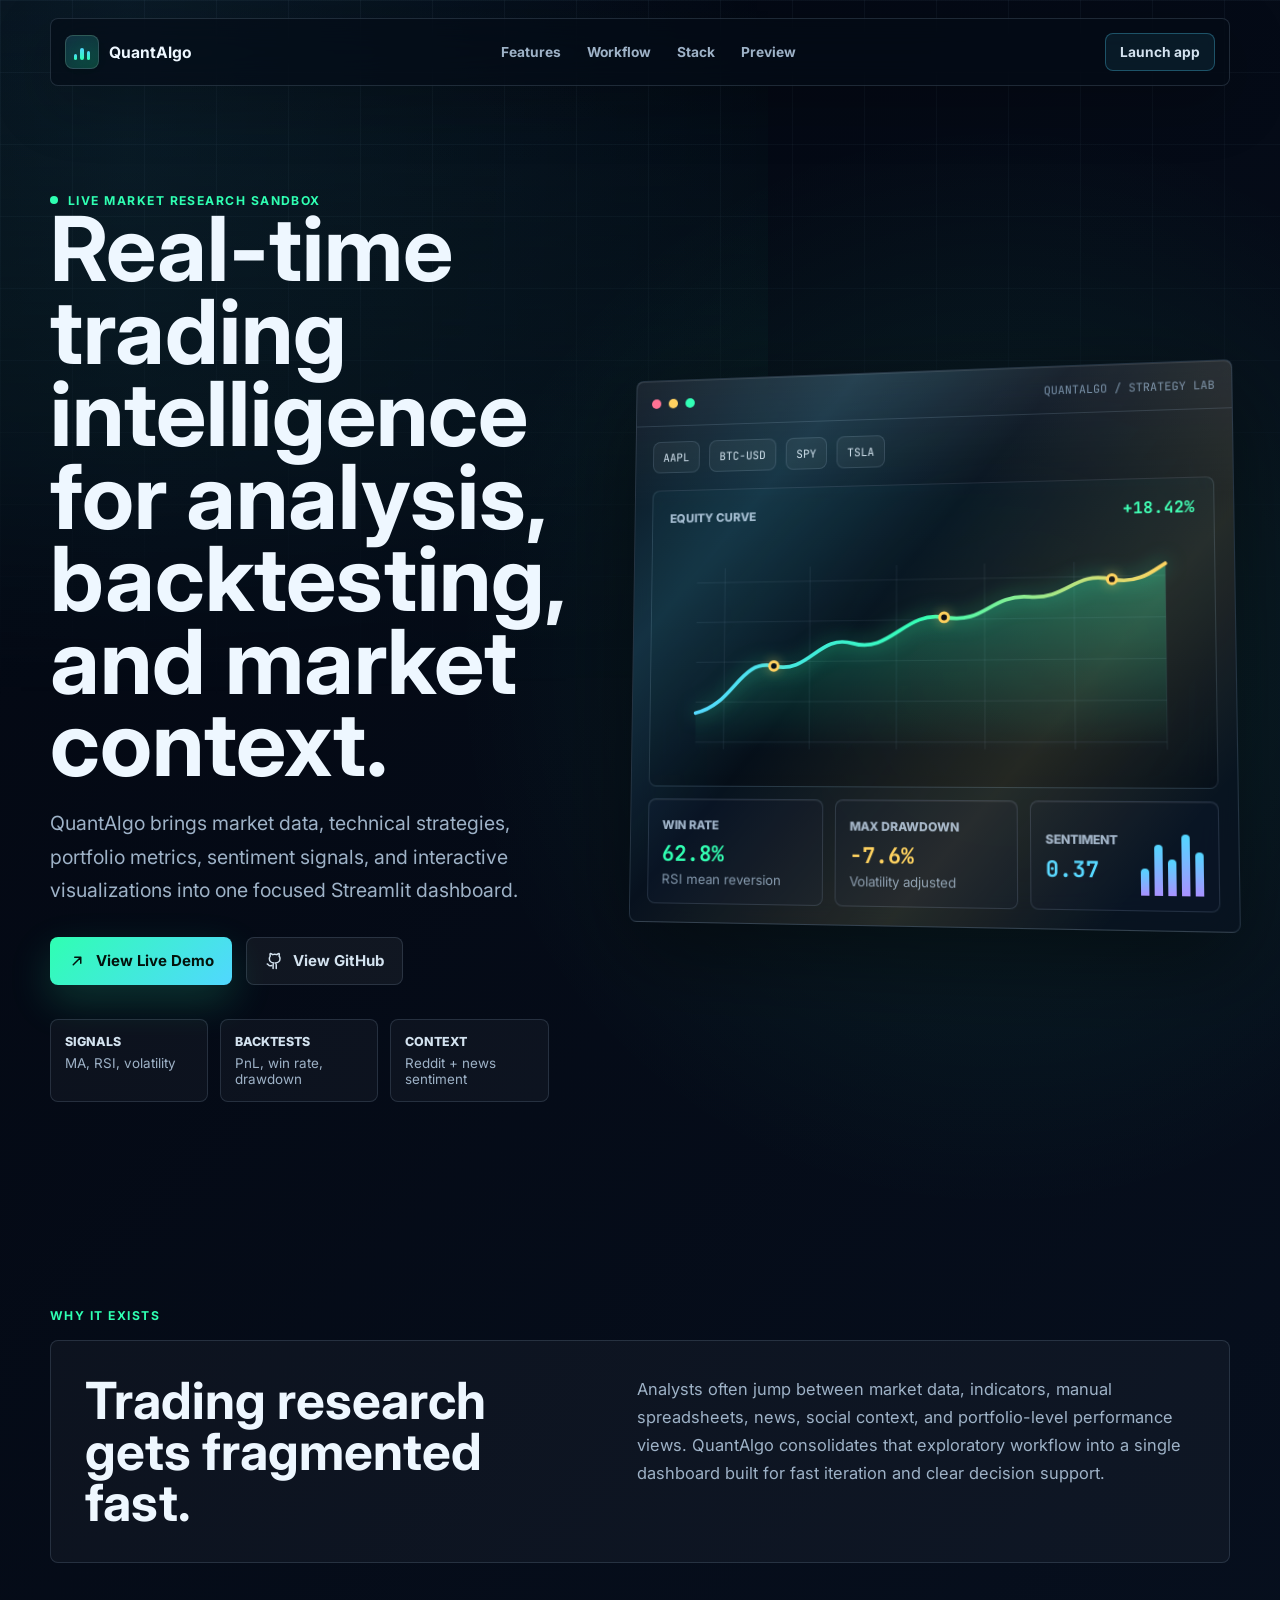
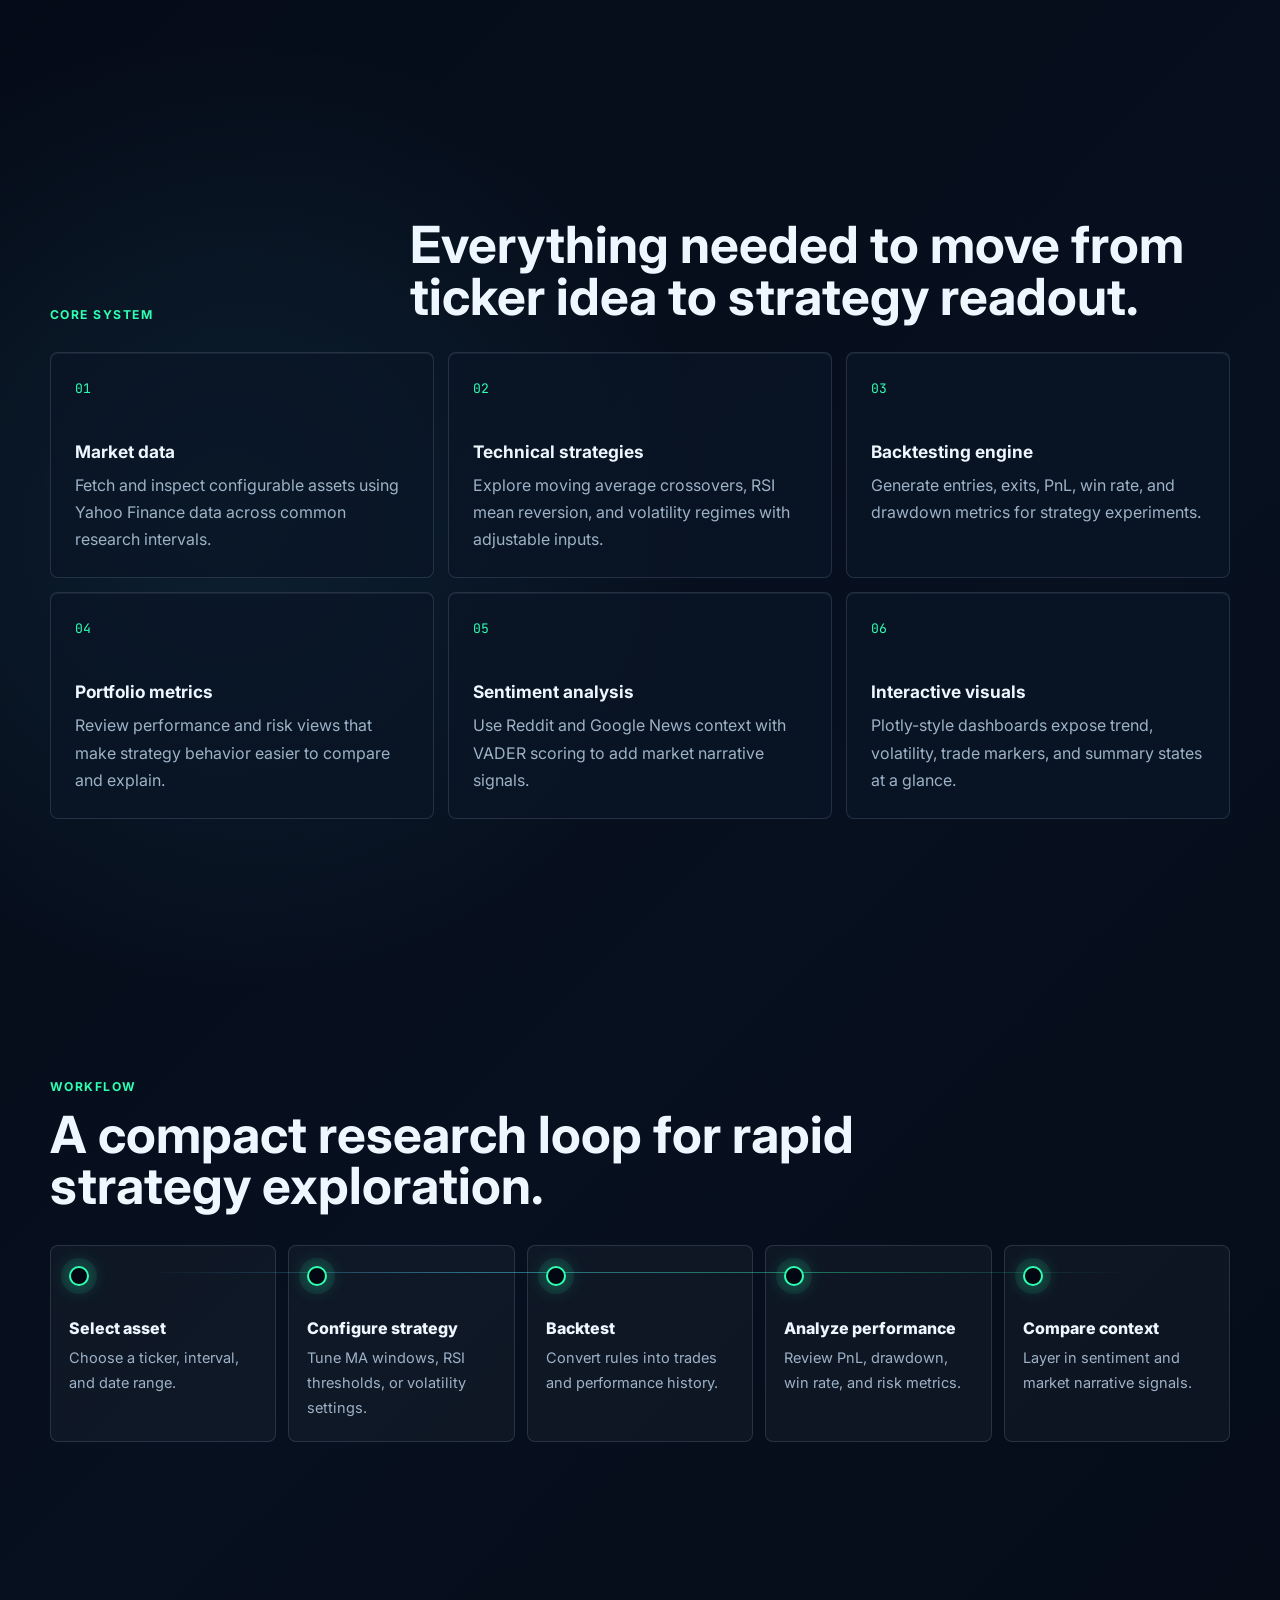
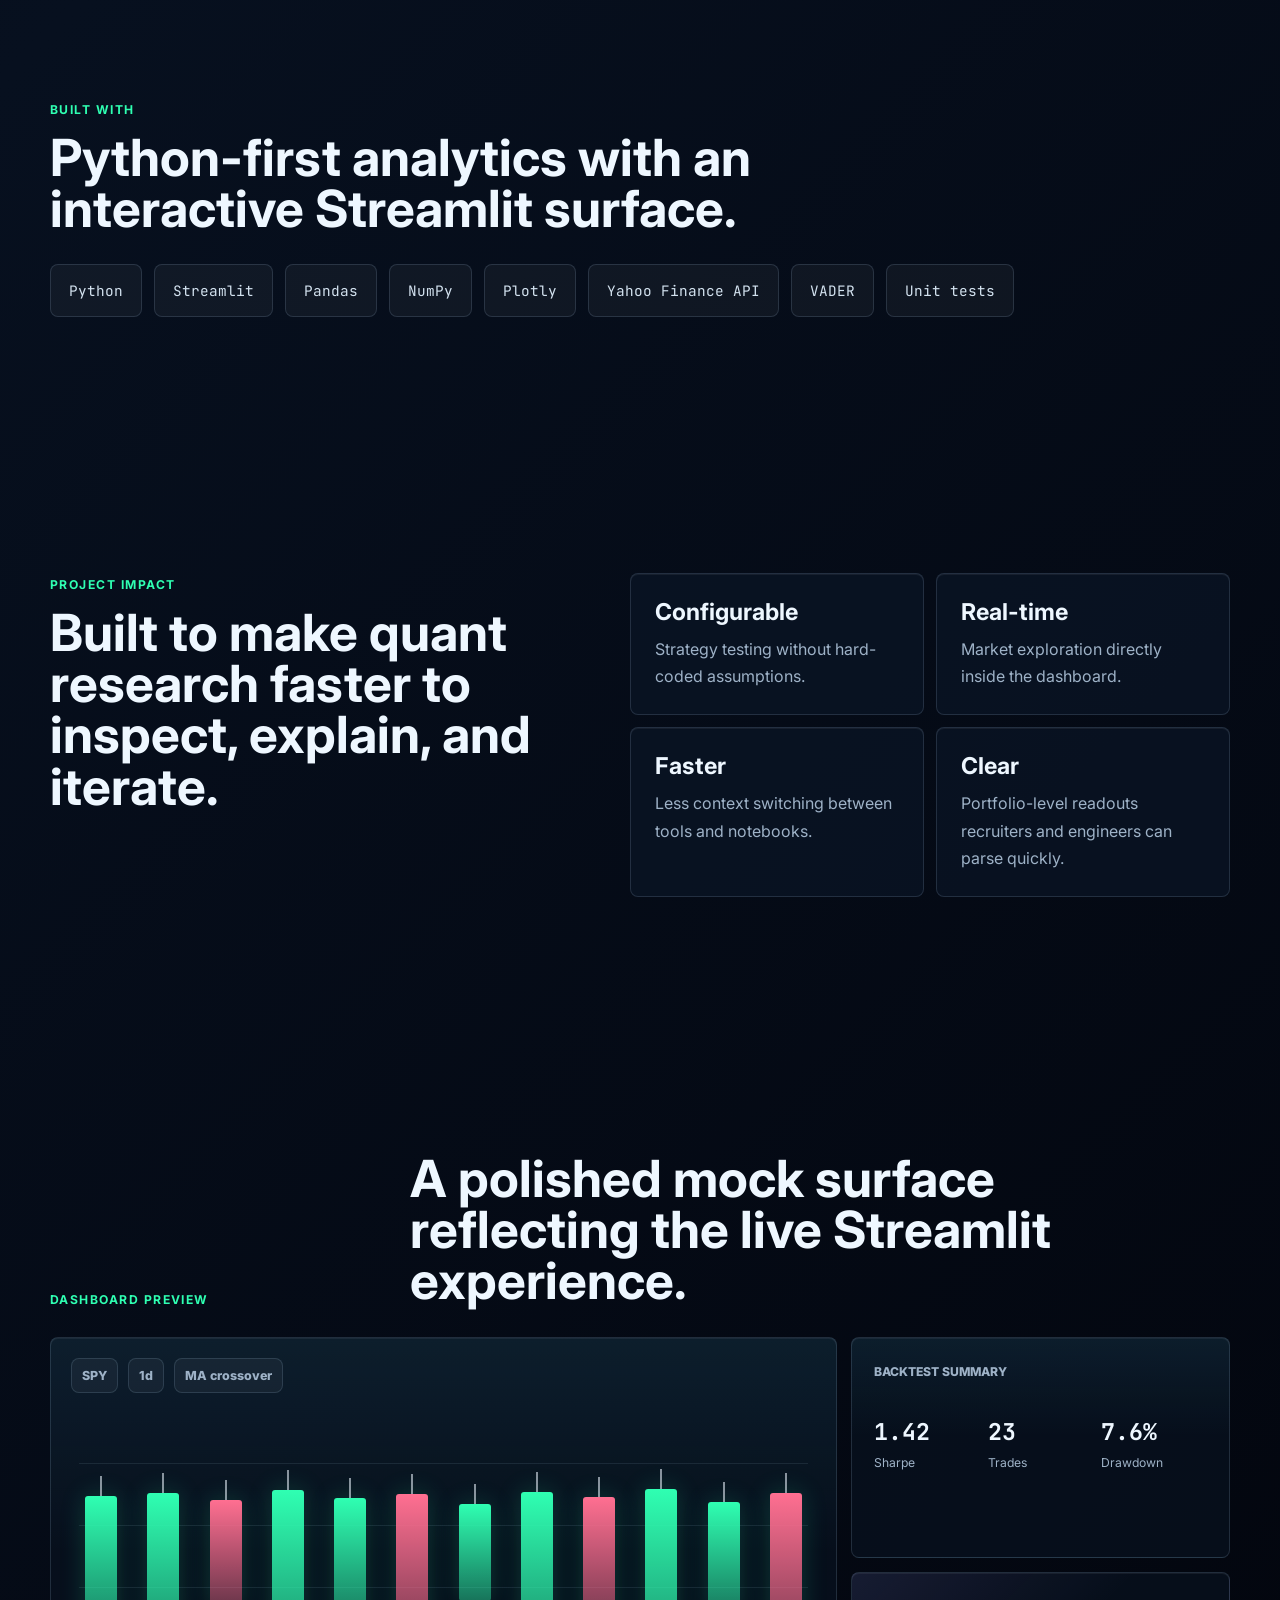
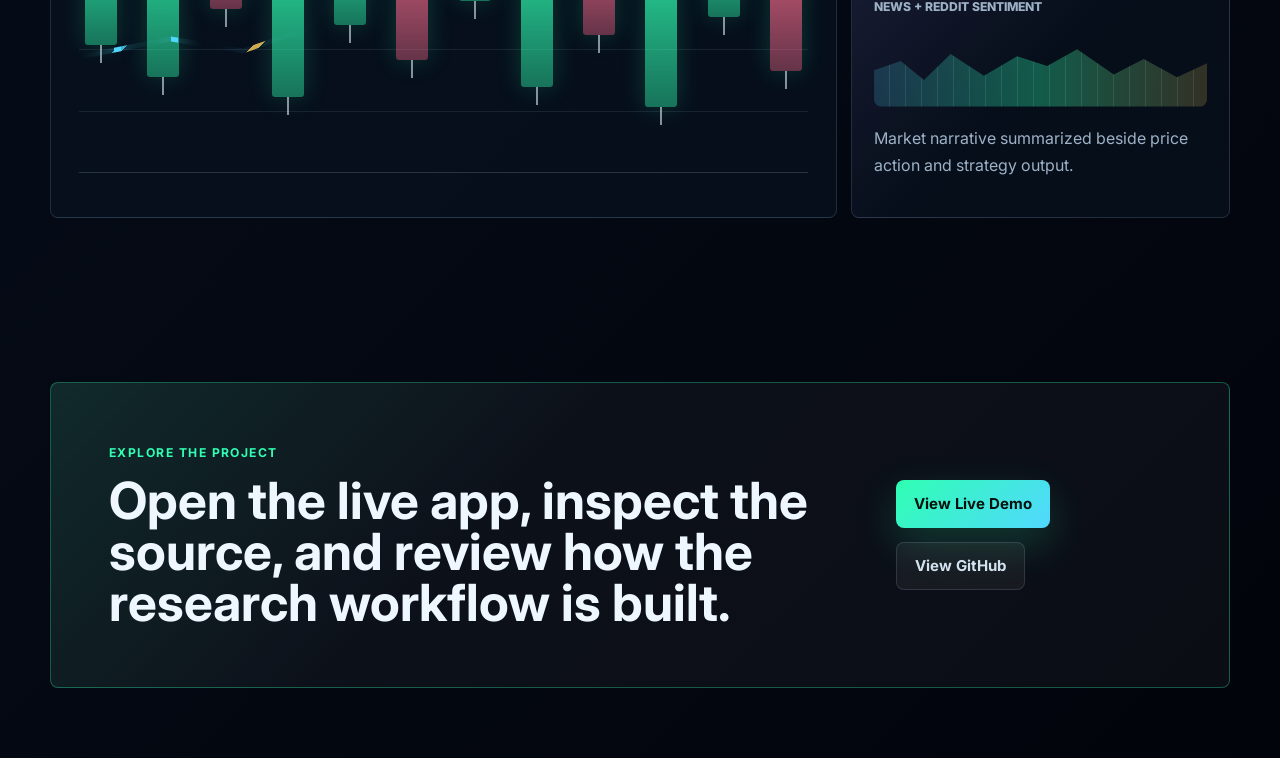
<file: docs/index.html>
<!doctype html>
<html lang="en">
  <head>
    <meta charset="utf-8" />
    <meta name="viewport" content="width=device-width, initial-scale=1" />
    <meta
      name="description"
      content="QuantAlgo is a real-time trading analysis and backtesting dashboard built with Streamlit, Python, Pandas, Plotly, Yahoo Finance, and VADER sentiment analysis."
    />
    <title>QuantAlgo | Real-time trading intelligence</title>
    <link rel="preconnect" href="https://fonts.googleapis.com" />
    <link rel="preconnect" href="https://fonts.gstatic.com" crossorigin />
    <link
      href="https://fonts.googleapis.com/css2?family=Inter:wght@400;500;600;700;800&family=JetBrains+Mono:wght@500;700&display=swap"
      rel="stylesheet"
    />
    <link rel="stylesheet" href="./assets/quantalgo-site.css" />
  </head>
  <body>
    <div class="site-shell">
      <div class="ambient-grid" aria-hidden="true"></div>
      <div class="cursor-light" aria-hidden="true"></div>

      <header class="site-header">
        <a class="brand" href="#top" aria-label="QuantAlgo home">
          <span class="brand-mark" aria-hidden="true">
            <span></span>
            <span></span>
            <span></span>
          </span>
          <span>QuantAlgo</span>
        </a>
        <nav class="nav-links" aria-label="Primary navigation">
          <a href="#features">Features</a>
          <a href="#workflow">Workflow</a>
          <a href="#stack">Stack</a>
          <a href="#preview">Preview</a>
        </nav>
        <a class="header-cta" href="https://quantalgo.streamlit.app/" target="_blank" rel="noreferrer">
          Launch app
        </a>
      </header>

      <main id="top">
        <section class="hero-section section-reveal">
          <div class="hero-copy">
            <div class="eyebrow">
              <span class="pulse-dot" aria-hidden="true"></span>
              Live market research sandbox
            </div>
            <h1>Real-time trading intelligence for analysis, backtesting, and market context.</h1>
            <p class="hero-subtitle">
              QuantAlgo brings market data, technical strategies, portfolio metrics, sentiment signals,
              and interactive visualizations into one focused Streamlit dashboard.
            </p>
            <div class="hero-actions" aria-label="Project links">
              <a class="button button-primary" href="https://quantalgo.streamlit.app/" target="_blank" rel="noreferrer">
                <svg viewBox="0 0 24 24" aria-hidden="true">
                  <path d="M7 17 17 7M9 7h8v8" />
                </svg>
                View Live Demo
              </a>
              <a class="button button-secondary" href="https://github.com/shariqimran/Quant" target="_blank" rel="noreferrer">
                <svg viewBox="0 0 24 24" aria-hidden="true">
                  <path
                    d="M15 22v-4a4.8 4.8 0 0 0-1-3.5c3 0 6-2 6-5.5.1-1.3-.3-2.6-1.2-3.5.4-1.1.4-2.3 0-3.5 0 0-1 0-3 1.5a10.6 10.6 0 0 0-5.6 0C8 2 7 2 7 2c-.4 1.2-.4 2.4 0 3.5A5 5 0 0 0 5.8 9c0 3.5 3 5.5 6 5.5a4.8 4.8 0 0 0-1 3.5v4"
                  />
                  <path d="M9 18c-4.5 2-4-2-6-2" />
                </svg>
                View GitHub
              </a>
            </div>
            <dl class="hero-stats" aria-label="QuantAlgo highlights">
              <div>
                <dt>Signals</dt>
                <dd>MA, RSI, volatility</dd>
              </div>
              <div>
                <dt>Backtests</dt>
                <dd>PnL, win rate, drawdown</dd>
              </div>
              <div>
                <dt>Context</dt>
                <dd>Reddit + news sentiment</dd>
              </div>
            </dl>
          </div>

          <div class="hero-visual" aria-label="Animated QuantAlgo dashboard preview">
            <div class="dashboard-frame">
              <div class="window-bar">
                <span></span>
                <span></span>
                <span></span>
                <p>QUANTALGO / STRATEGY LAB</p>
              </div>
              <div class="terminal-strip">
                <span>AAPL</span>
                <span>BTC-USD</span>
                <span>SPY</span>
                <span>TSLA</span>
              </div>
              <div class="market-panel">
                <div class="panel-heading">
                  <span>Equity curve</span>
                  <strong>+18.42%</strong>
                </div>
                <svg class="hero-chart" viewBox="0 0 720 300" role="img" aria-label="Animated rising equity curve">
                  <defs>
                    <linearGradient id="equity-fill" x1="0" x2="0" y1="0" y2="1">
                      <stop offset="0%" stop-color="#2fffb2" stop-opacity=".34" />
                      <stop offset="100%" stop-color="#2fffb2" stop-opacity="0" />
                    </linearGradient>
                    <linearGradient id="equity-line" x1="0" x2="1">
                      <stop offset="0%" stop-color="#51d7ff" />
                      <stop offset="50%" stop-color="#2fffb2" />
                      <stop offset="100%" stop-color="#ffcf5a" />
                    </linearGradient>
                  </defs>
                  <g class="chart-grid">
                    <path d="M40 50h640M40 105h640M40 160h640M40 215h640M40 270h640" />
                    <path d="M80 30v250M200 30v250M320 30v250M440 30v250M560 30v250M680 30v250" />
                  </g>
                  <path
                    class="chart-area"
                    d="M40 230 C95 218 102 155 150 166 C199 178 213 122 260 136 C310 151 333 92 385 102 C442 112 446 72 500 76 C552 80 560 42 610 54 C645 62 666 42 680 34 L680 280 L40 280 Z"
                  />
                  <path
                    class="chart-line"
                    pathLength="1"
                    d="M40 230 C95 218 102 155 150 166 C199 178 213 122 260 136 C310 151 333 92 385 102 C442 112 446 72 500 76 C552 80 560 42 610 54 C645 62 666 42 680 34"
                  />
                  <g class="trade-markers">
                    <circle cx="150" cy="166" r="6" />
                    <circle cx="385" cy="102" r="6" />
                    <circle cx="610" cy="54" r="6" />
                  </g>
                </svg>
              </div>
              <div class="dashboard-grid">
                <div class="metric-tile positive">
                  <span>Win rate</span>
                  <strong>62.8%</strong>
                  <small>RSI mean reversion</small>
                </div>
                <div class="metric-tile warning">
                  <span>Max drawdown</span>
                  <strong>-7.6%</strong>
                  <small>Volatility adjusted</small>
                </div>
                <div class="sentiment-tile">
                  <div>
                    <span>Sentiment</span>
                    <strong>0.37</strong>
                  </div>
                  <div class="sentiment-bars" aria-hidden="true">
                    <i style="height: 34%"></i>
                    <i style="height: 64%"></i>
                    <i style="height: 46%"></i>
                    <i style="height: 78%"></i>
                    <i style="height: 55%"></i>
                  </div>
                </div>
              </div>
            </div>
          </div>
        </section>

        <section class="problem-section section-reveal">
          <div class="section-kicker">Why it exists</div>
          <div class="split-copy">
            <h2>Trading research gets fragmented fast.</h2>
            <p>
              Analysts often jump between market data, indicators, manual spreadsheets, news, social context,
              and portfolio-level performance views. QuantAlgo consolidates that exploratory workflow into a
              single dashboard built for fast iteration and clear decision support.
            </p>
          </div>
        </section>

        <section id="features" class="section-block section-reveal">
          <div class="section-heading">
            <div class="section-kicker">Core system</div>
            <h2>Everything needed to move from ticker idea to strategy readout.</h2>
          </div>
          <div class="feature-grid">
            <article class="feature-card">
              <span class="feature-icon">01</span>
              <h3>Market data</h3>
              <p>Fetch and inspect configurable assets using Yahoo Finance data across common research intervals.</p>
            </article>
            <article class="feature-card">
              <span class="feature-icon">02</span>
              <h3>Technical strategies</h3>
              <p>Explore moving average crossovers, RSI mean reversion, and volatility regimes with adjustable inputs.</p>
            </article>
            <article class="feature-card">
              <span class="feature-icon">03</span>
              <h3>Backtesting engine</h3>
              <p>Generate entries, exits, PnL, win rate, and drawdown metrics for strategy experiments.</p>
            </article>
            <article class="feature-card">
              <span class="feature-icon">04</span>
              <h3>Portfolio metrics</h3>
              <p>Review performance and risk views that make strategy behavior easier to compare and explain.</p>
            </article>
            <article class="feature-card">
              <span class="feature-icon">05</span>
              <h3>Sentiment analysis</h3>
              <p>Use Reddit and Google News context with VADER scoring to add market narrative signals.</p>
            </article>
            <article class="feature-card">
              <span class="feature-icon">06</span>
              <h3>Interactive visuals</h3>
              <p>Plotly-style dashboards expose trend, volatility, trade markers, and summary states at a glance.</p>
            </article>
          </div>
        </section>

        <section id="workflow" class="workflow-section section-reveal">
          <div class="section-heading compact">
            <div class="section-kicker">Workflow</div>
            <h2>A compact research loop for rapid strategy exploration.</h2>
          </div>
          <ol class="workflow-rail">
            <li>
              <span>Select asset</span>
              <p>Choose a ticker, interval, and date range.</p>
            </li>
            <li>
              <span>Configure strategy</span>
              <p>Tune MA windows, RSI thresholds, or volatility settings.</p>
            </li>
            <li>
              <span>Backtest</span>
              <p>Convert rules into trades and performance history.</p>
            </li>
            <li>
              <span>Analyze performance</span>
              <p>Review PnL, drawdown, win rate, and risk metrics.</p>
            </li>
            <li>
              <span>Compare context</span>
              <p>Layer in sentiment and market narrative signals.</p>
            </li>
          </ol>
        </section>

        <section id="stack" class="stack-section section-reveal">
          <div class="section-heading compact">
            <div class="section-kicker">Built with</div>
            <h2>Python-first analytics with an interactive Streamlit surface.</h2>
          </div>
          <div class="stack-marquee" aria-label="Technology stack">
            <span>Python</span>
            <span>Streamlit</span>
            <span>Pandas</span>
            <span>NumPy</span>
            <span>Plotly</span>
            <span>Yahoo Finance API</span>
            <span>VADER</span>
            <span>Unit tests</span>
          </div>
        </section>

        <section class="impact-section section-reveal">
          <div class="impact-copy">
            <div class="section-kicker">Project impact</div>
            <h2>Built to make quant research faster to inspect, explain, and iterate.</h2>
          </div>
          <div class="impact-grid">
            <div>
              <strong>Configurable</strong>
              <span>Strategy testing without hard-coded assumptions.</span>
            </div>
            <div>
              <strong>Real-time</strong>
              <span>Market exploration directly inside the dashboard.</span>
            </div>
            <div>
              <strong>Faster</strong>
              <span>Less context switching between tools and notebooks.</span>
            </div>
            <div>
              <strong>Clear</strong>
              <span>Portfolio-level readouts recruiters and engineers can parse quickly.</span>
            </div>
          </div>
        </section>

        <section id="preview" class="preview-section section-reveal">
          <div class="section-heading">
            <div class="section-kicker">Dashboard preview</div>
            <h2>A polished mock surface reflecting the live Streamlit experience.</h2>
          </div>
          <div class="preview-grid">
            <div class="mock-screen large">
              <div class="mock-toolbar">
                <span>SPY</span>
                <span>1d</span>
                <span>MA crossover</span>
              </div>
              <div class="candles" aria-hidden="true">
                <i style="--h: 52%; --y: 24%"></i>
                <i style="--h: 64%; --y: 18%"></i>
                <i style="--h: 38%; --y: 34%"></i>
                <i style="--h: 72%; --y: 12%"></i>
                <i style="--h: 44%; --y: 30%"></i>
                <i style="--h: 58%; --y: 20%"></i>
                <i style="--h: 34%; --y: 42%"></i>
                <i style="--h: 68%; --y: 16%"></i>
                <i style="--h: 48%; --y: 28%"></i>
                <i style="--h: 76%; --y: 8%"></i>
                <i style="--h: 40%; --y: 38%"></i>
                <i style="--h: 62%; --y: 18%"></i>
              </div>
              <div class="overlay-line"></div>
            </div>
            <div class="mock-column">
              <div class="mock-screen small">
                <span class="mini-label">Backtest summary</span>
                <div class="mini-metrics">
                  <strong>1.42</strong>
                  <strong>23</strong>
                  <strong>7.6%</strong>
                </div>
                <div class="mini-labels">
                  <span>Sharpe</span>
                  <span>Trades</span>
                  <span>Drawdown</span>
                </div>
              </div>
              <div class="mock-screen small accent">
                <span class="mini-label">News + Reddit sentiment</span>
                <div class="sentiment-wave" aria-hidden="true"></div>
                <p>Market narrative summarized beside price action and strategy output.</p>
              </div>
            </div>
          </div>
        </section>

        <section class="final-cta section-reveal">
          <div>
            <div class="section-kicker">Explore the project</div>
            <h2>Open the live app, inspect the source, and review how the research workflow is built.</h2>
          </div>
          <div class="hero-actions">
            <a class="button button-primary" href="https://quantalgo.streamlit.app/" target="_blank" rel="noreferrer">
              View Live Demo
            </a>
            <a class="button button-secondary" href="https://github.com/shariqimran/Quant" target="_blank" rel="noreferrer">
              View GitHub
            </a>
          </div>
        </section>
      </main>
    </div>

    <script src="./assets/quantalgo-site.js"></script>
  </body>
</html>
</file>
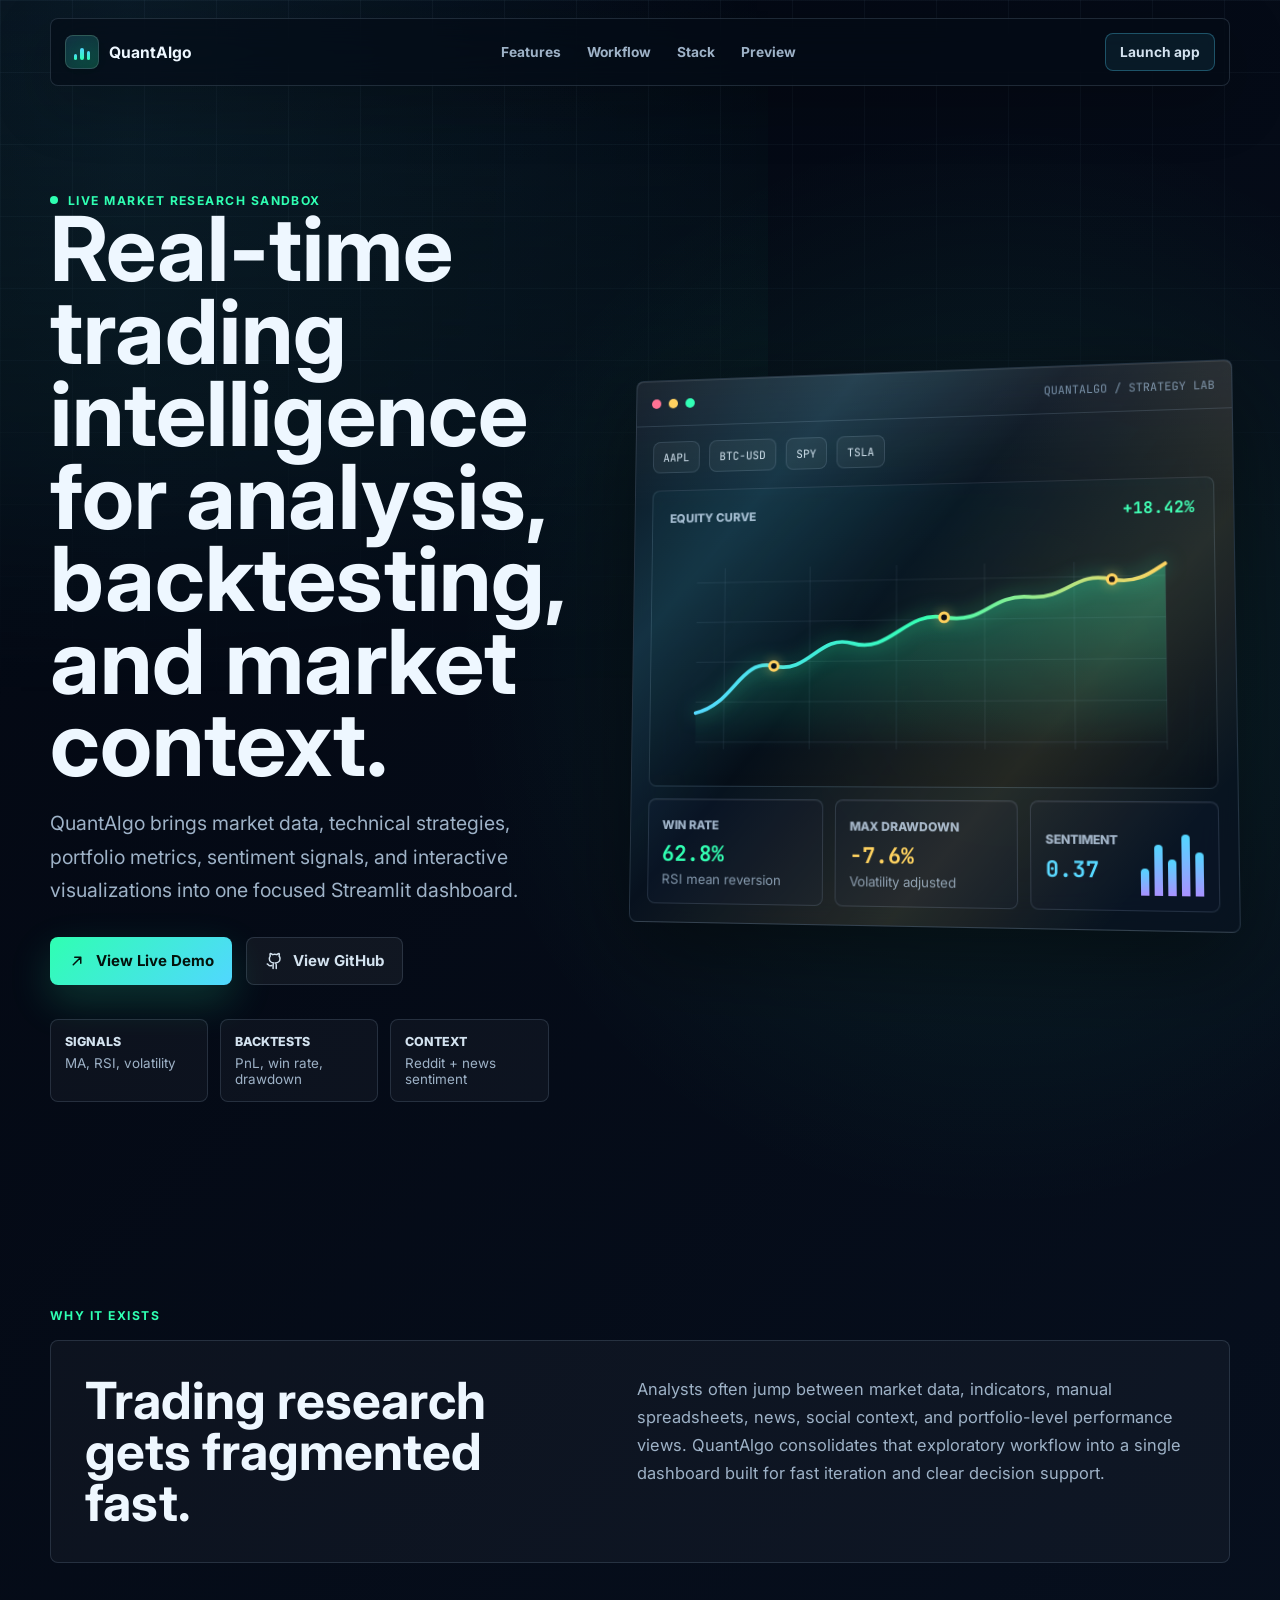
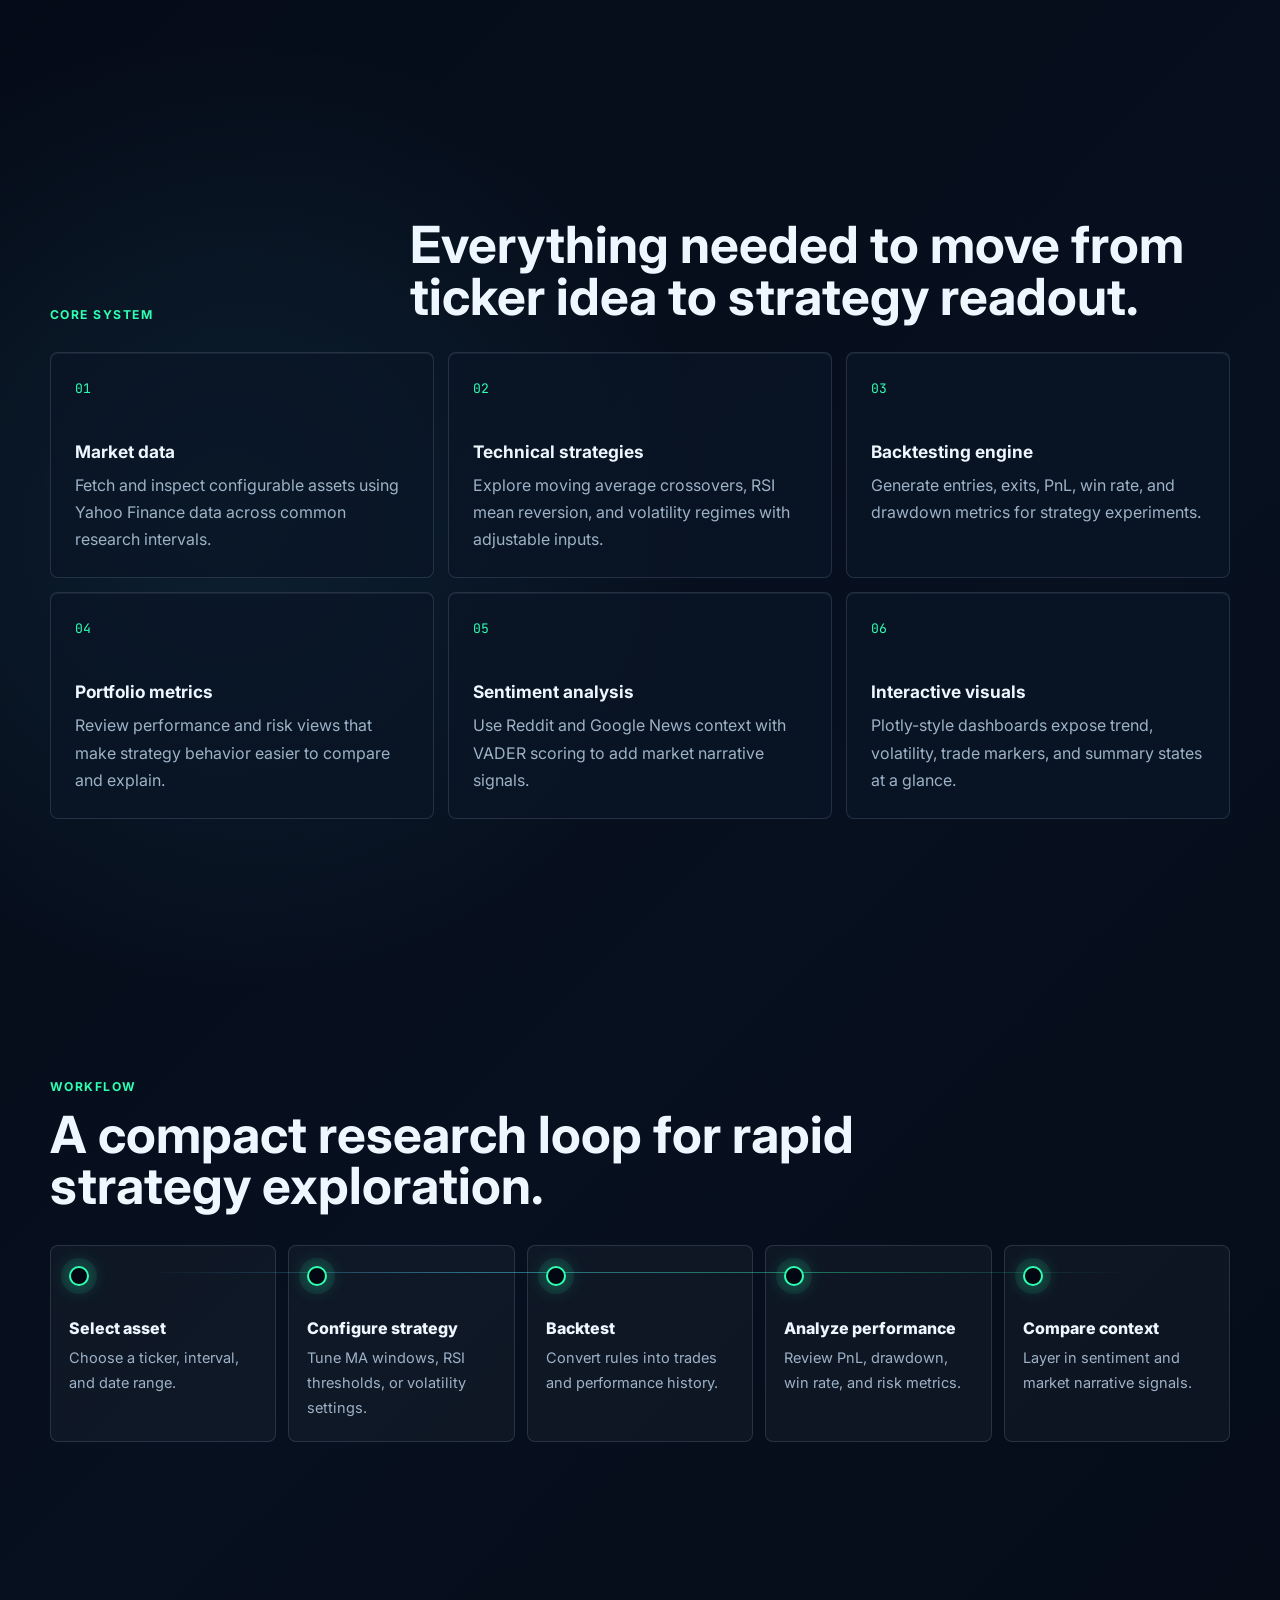
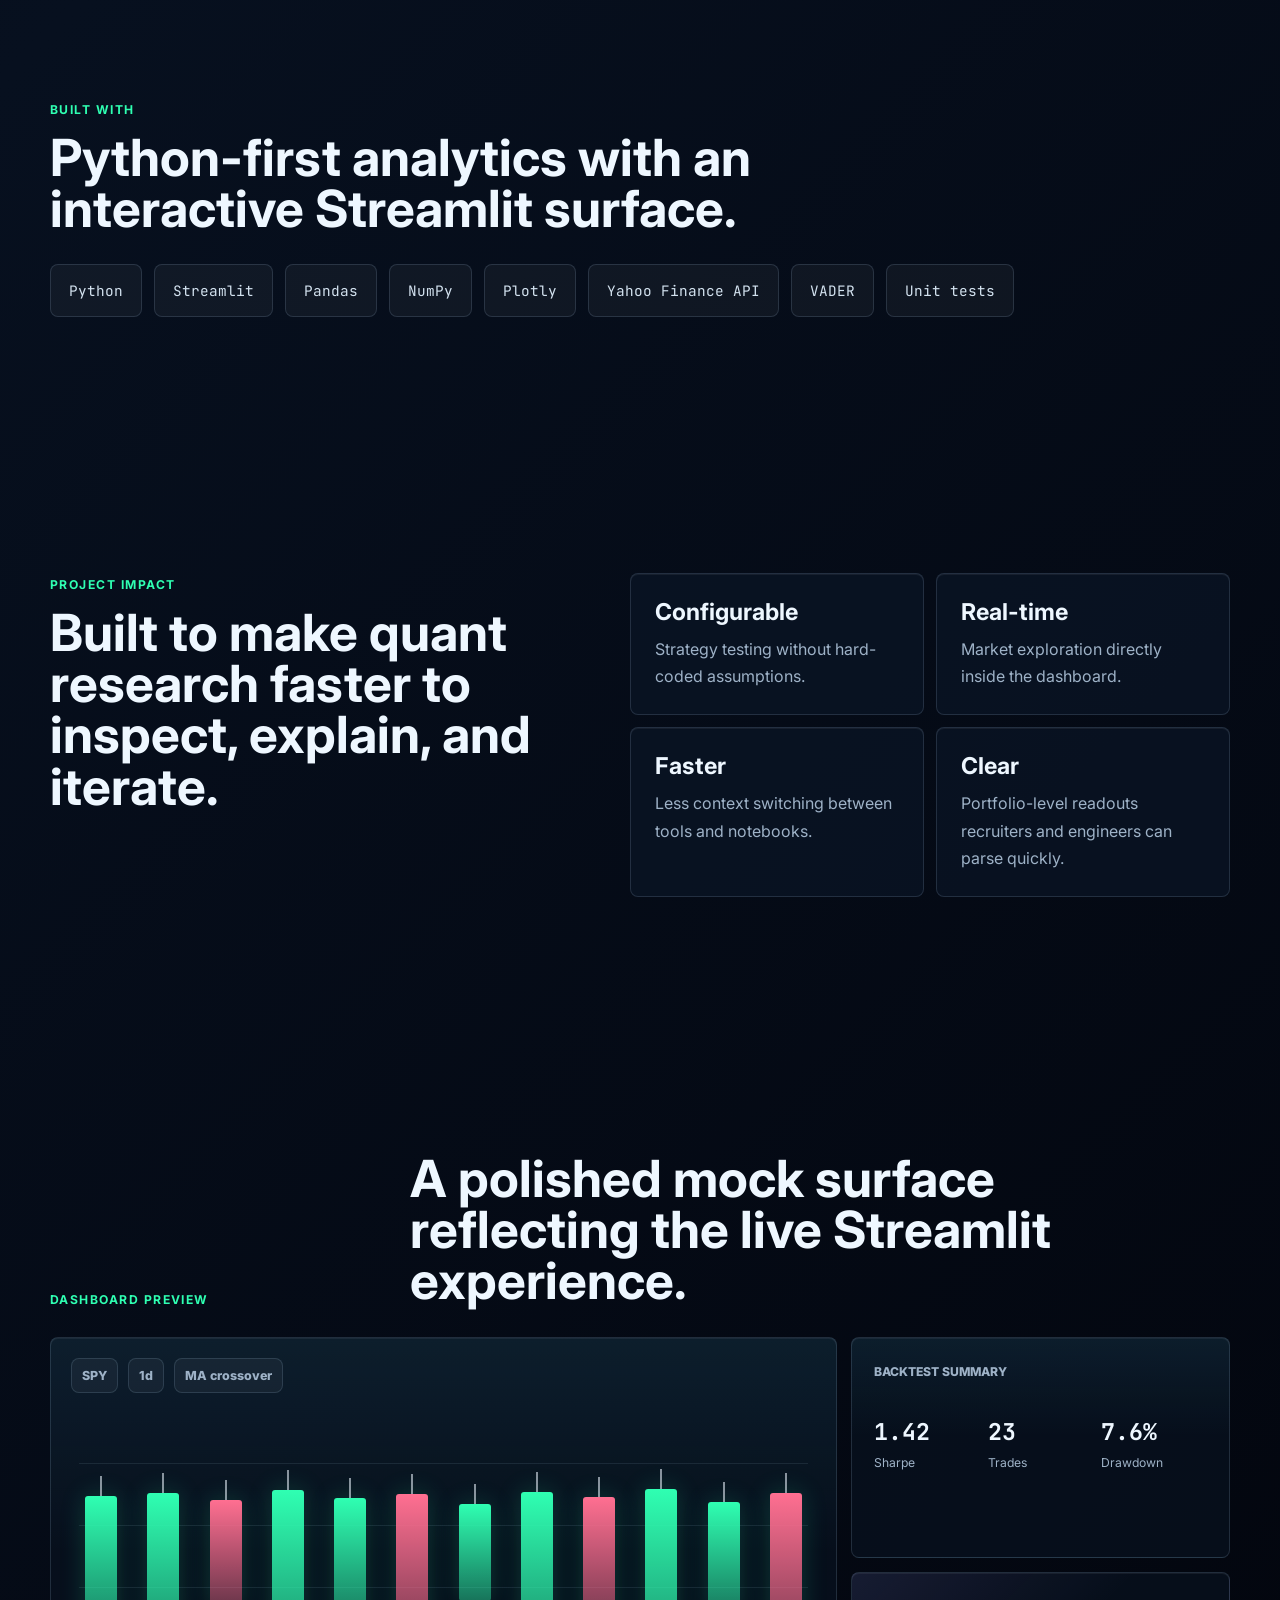
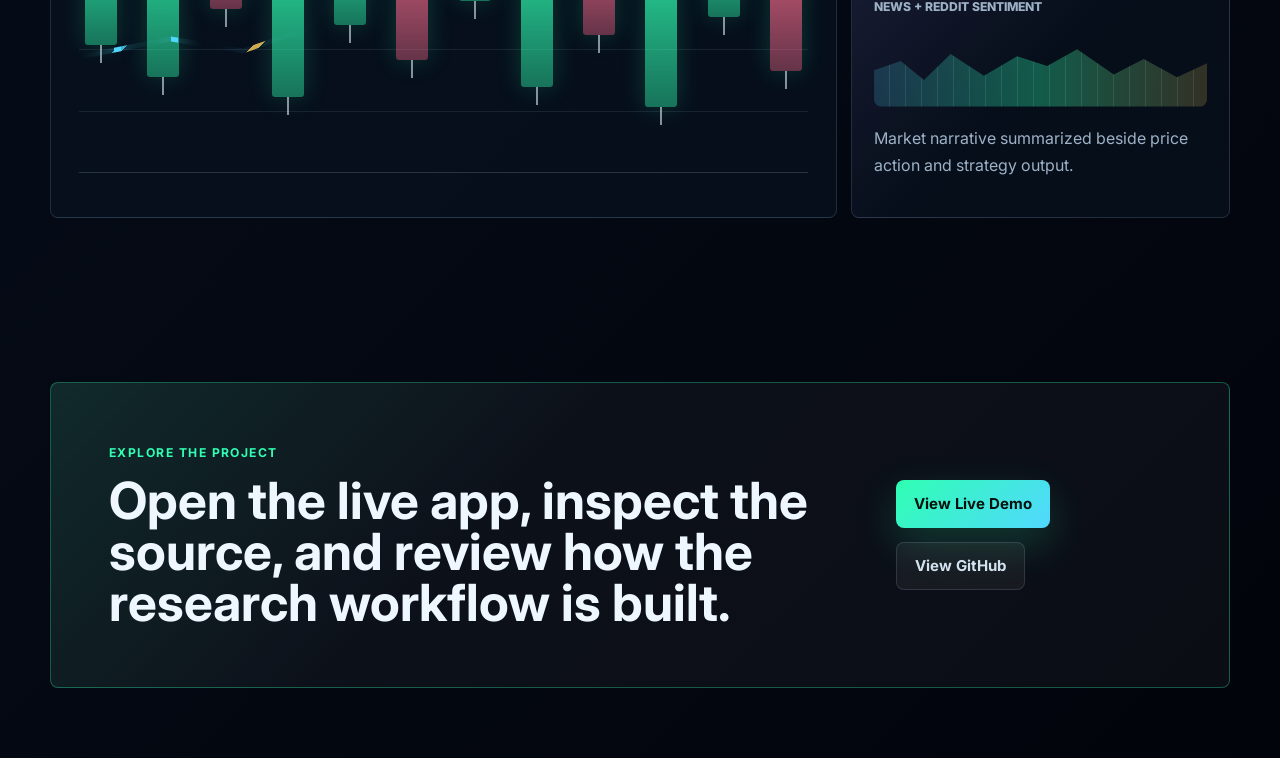
<file: src/quant_research/ui/index.html>
<!doctype html>
<html lang="en">
  <head>
    <meta charset="utf-8" />
    <meta name="viewport" content="width=device-width, initial-scale=1" />
    <meta
      name="description"
      content="QuantAlgo is a real-time trading analysis and backtesting dashboard built with Streamlit, Python, Pandas, Plotly, Yahoo Finance, and VADER sentiment analysis."
    />
    <title>QuantAlgo | Real-time trading intelligence</title>
    <link rel="preconnect" href="https://fonts.googleapis.com" />
    <link rel="preconnect" href="https://fonts.gstatic.com" crossorigin />
    <link
      href="https://fonts.googleapis.com/css2?family=Inter:wght@400;500;600;700;800&family=JetBrains+Mono:wght@500;700&display=swap"
      rel="stylesheet"
    />
    <link rel="stylesheet" href="quantalgo-site.css" />
  </head>
  <body>
    <div class="site-shell">
      <div class="ambient-grid" aria-hidden="true"></div>
      <div class="cursor-light" aria-hidden="true"></div>

      <header class="site-header">
        <a class="brand" href="#top" aria-label="QuantAlgo home">
          <span class="brand-mark" aria-hidden="true">
            <span></span>
            <span></span>
            <span></span>
          </span>
          <span>QuantAlgo</span>
        </a>
        <nav class="nav-links" aria-label="Primary navigation">
          <a href="#features">Features</a>
          <a href="#workflow">Workflow</a>
          <a href="#stack">Stack</a>
          <a href="#preview">Preview</a>
        </nav>
        <a class="header-cta" href="https://quantalgo.streamlit.app/" target="_blank" rel="noreferrer">
          Launch app
        </a>
      </header>

      <main id="top">
        <section class="hero-section section-reveal">
          <div class="hero-copy">
            <div class="eyebrow">
              <span class="pulse-dot" aria-hidden="true"></span>
              Live market research sandbox
            </div>
            <h1>Real-time trading intelligence for analysis, backtesting, and market context.</h1>
            <p class="hero-subtitle">
              QuantAlgo brings market data, technical strategies, portfolio metrics, sentiment signals,
              and interactive visualizations into one focused Streamlit dashboard.
            </p>
            <div class="hero-actions" aria-label="Project links">
              <a class="button button-primary" href="https://quantalgo.streamlit.app/" target="_blank" rel="noreferrer">
                <svg viewBox="0 0 24 24" aria-hidden="true">
                  <path d="M7 17 17 7M9 7h8v8" />
                </svg>
                View Live Demo
              </a>
              <a class="button button-secondary" href="https://github.com/shariqimran/Quant" target="_blank" rel="noreferrer">
                <svg viewBox="0 0 24 24" aria-hidden="true">
                  <path
                    d="M15 22v-4a4.8 4.8 0 0 0-1-3.5c3 0 6-2 6-5.5.1-1.3-.3-2.6-1.2-3.5.4-1.1.4-2.3 0-3.5 0 0-1 0-3 1.5a10.6 10.6 0 0 0-5.6 0C8 2 7 2 7 2c-.4 1.2-.4 2.4 0 3.5A5 5 0 0 0 5.8 9c0 3.5 3 5.5 6 5.5a4.8 4.8 0 0 0-1 3.5v4"
                  />
                  <path d="M9 18c-4.5 2-4-2-6-2" />
                </svg>
                View GitHub
              </a>
            </div>
            <dl class="hero-stats" aria-label="QuantAlgo highlights">
              <div>
                <dt>Signals</dt>
                <dd>MA, RSI, volatility</dd>
              </div>
              <div>
                <dt>Backtests</dt>
                <dd>PnL, win rate, drawdown</dd>
              </div>
              <div>
                <dt>Context</dt>
                <dd>Reddit + news sentiment</dd>
              </div>
            </dl>
          </div>

          <div class="hero-visual" aria-label="Animated QuantAlgo dashboard preview">
            <div class="dashboard-frame">
              <div class="window-bar">
                <span></span>
                <span></span>
                <span></span>
                <p>QUANTALGO / STRATEGY LAB</p>
              </div>
              <div class="terminal-strip">
                <span>AAPL</span>
                <span>BTC-USD</span>
                <span>SPY</span>
                <span>TSLA</span>
              </div>
              <div class="market-panel">
                <div class="panel-heading">
                  <span>Equity curve</span>
                  <strong>+18.42%</strong>
                </div>
                <svg class="hero-chart" viewBox="0 0 720 300" role="img" aria-label="Animated rising equity curve">
                  <defs>
                    <linearGradient id="equity-fill" x1="0" x2="0" y1="0" y2="1">
                      <stop offset="0%" stop-color="#2fffb2" stop-opacity=".34" />
                      <stop offset="100%" stop-color="#2fffb2" stop-opacity="0" />
                    </linearGradient>
                    <linearGradient id="equity-line" x1="0" x2="1">
                      <stop offset="0%" stop-color="#51d7ff" />
                      <stop offset="50%" stop-color="#2fffb2" />
                      <stop offset="100%" stop-color="#ffcf5a" />
                    </linearGradient>
                  </defs>
                  <g class="chart-grid">
                    <path d="M40 50h640M40 105h640M40 160h640M40 215h640M40 270h640" />
                    <path d="M80 30v250M200 30v250M320 30v250M440 30v250M560 30v250M680 30v250" />
                  </g>
                  <path
                    class="chart-area"
                    d="M40 230 C95 218 102 155 150 166 C199 178 213 122 260 136 C310 151 333 92 385 102 C442 112 446 72 500 76 C552 80 560 42 610 54 C645 62 666 42 680 34 L680 280 L40 280 Z"
                  />
                  <path
                    class="chart-line"
                    pathLength="1"
                    d="M40 230 C95 218 102 155 150 166 C199 178 213 122 260 136 C310 151 333 92 385 102 C442 112 446 72 500 76 C552 80 560 42 610 54 C645 62 666 42 680 34"
                  />
                  <g class="trade-markers">
                    <circle cx="150" cy="166" r="6" />
                    <circle cx="385" cy="102" r="6" />
                    <circle cx="610" cy="54" r="6" />
                  </g>
                </svg>
              </div>
              <div class="dashboard-grid">
                <div class="metric-tile positive">
                  <span>Win rate</span>
                  <strong>62.8%</strong>
                  <small>RSI mean reversion</small>
                </div>
                <div class="metric-tile warning">
                  <span>Max drawdown</span>
                  <strong>-7.6%</strong>
                  <small>Volatility adjusted</small>
                </div>
                <div class="sentiment-tile">
                  <div>
                    <span>Sentiment</span>
                    <strong>0.37</strong>
                  </div>
                  <div class="sentiment-bars" aria-hidden="true">
                    <i style="height: 34%"></i>
                    <i style="height: 64%"></i>
                    <i style="height: 46%"></i>
                    <i style="height: 78%"></i>
                    <i style="height: 55%"></i>
                  </div>
                </div>
              </div>
            </div>
          </div>
        </section>

        <section class="problem-section section-reveal">
          <div class="section-kicker">Why it exists</div>
          <div class="split-copy">
            <h2>Trading research gets fragmented fast.</h2>
            <p>
              Analysts often jump between market data, indicators, manual spreadsheets, news, social context,
              and portfolio-level performance views. QuantAlgo consolidates that exploratory workflow into a
              single dashboard built for fast iteration and clear decision support.
            </p>
          </div>
        </section>

        <section id="features" class="section-block section-reveal">
          <div class="section-heading">
            <div class="section-kicker">Core system</div>
            <h2>Everything needed to move from ticker idea to strategy readout.</h2>
          </div>
          <div class="feature-grid">
            <article class="feature-card">
              <span class="feature-icon">01</span>
              <h3>Market data</h3>
              <p>Fetch and inspect configurable assets using Yahoo Finance data across common research intervals.</p>
            </article>
            <article class="feature-card">
              <span class="feature-icon">02</span>
              <h3>Technical strategies</h3>
              <p>Explore moving average crossovers, RSI mean reversion, and volatility regimes with adjustable inputs.</p>
            </article>
            <article class="feature-card">
              <span class="feature-icon">03</span>
              <h3>Backtesting engine</h3>
              <p>Generate entries, exits, PnL, win rate, and drawdown metrics for strategy experiments.</p>
            </article>
            <article class="feature-card">
              <span class="feature-icon">04</span>
              <h3>Portfolio metrics</h3>
              <p>Review performance and risk views that make strategy behavior easier to compare and explain.</p>
            </article>
            <article class="feature-card">
              <span class="feature-icon">05</span>
              <h3>Sentiment analysis</h3>
              <p>Use Reddit and Google News context with VADER scoring to add market narrative signals.</p>
            </article>
            <article class="feature-card">
              <span class="feature-icon">06</span>
              <h3>Interactive visuals</h3>
              <p>Plotly-style dashboards expose trend, volatility, trade markers, and summary states at a glance.</p>
            </article>
          </div>
        </section>

        <section id="workflow" class="workflow-section section-reveal">
          <div class="section-heading compact">
            <div class="section-kicker">Workflow</div>
            <h2>A compact research loop for rapid strategy exploration.</h2>
          </div>
          <ol class="workflow-rail">
            <li>
              <span>Select asset</span>
              <p>Choose a ticker, interval, and date range.</p>
            </li>
            <li>
              <span>Configure strategy</span>
              <p>Tune MA windows, RSI thresholds, or volatility settings.</p>
            </li>
            <li>
              <span>Backtest</span>
              <p>Convert rules into trades and performance history.</p>
            </li>
            <li>
              <span>Analyze performance</span>
              <p>Review PnL, drawdown, win rate, and risk metrics.</p>
            </li>
            <li>
              <span>Compare context</span>
              <p>Layer in sentiment and market narrative signals.</p>
            </li>
          </ol>
        </section>

        <section id="stack" class="stack-section section-reveal">
          <div class="section-heading compact">
            <div class="section-kicker">Built with</div>
            <h2>Python-first analytics with an interactive Streamlit surface.</h2>
          </div>
          <div class="stack-marquee" aria-label="Technology stack">
            <span>Python</span>
            <span>Streamlit</span>
            <span>Pandas</span>
            <span>NumPy</span>
            <span>Plotly</span>
            <span>Yahoo Finance API</span>
            <span>VADER</span>
            <span>Unit tests</span>
          </div>
        </section>

        <section class="impact-section section-reveal">
          <div class="impact-copy">
            <div class="section-kicker">Project impact</div>
            <h2>Built to make quant research faster to inspect, explain, and iterate.</h2>
          </div>
          <div class="impact-grid">
            <div>
              <strong>Configurable</strong>
              <span>Strategy testing without hard-coded assumptions.</span>
            </div>
            <div>
              <strong>Real-time</strong>
              <span>Market exploration directly inside the dashboard.</span>
            </div>
            <div>
              <strong>Faster</strong>
              <span>Less context switching between tools and notebooks.</span>
            </div>
            <div>
              <strong>Clear</strong>
              <span>Portfolio-level readouts recruiters and engineers can parse quickly.</span>
            </div>
          </div>
        </section>

        <section id="preview" class="preview-section section-reveal">
          <div class="section-heading">
            <div class="section-kicker">Dashboard preview</div>
            <h2>A polished mock surface reflecting the live Streamlit experience.</h2>
          </div>
          <div class="preview-grid">
            <div class="mock-screen large">
              <div class="mock-toolbar">
                <span>SPY</span>
                <span>1d</span>
                <span>MA crossover</span>
              </div>
              <div class="candles" aria-hidden="true">
                <i style="--h: 52%; --y: 24%"></i>
                <i style="--h: 64%; --y: 18%"></i>
                <i style="--h: 38%; --y: 34%"></i>
                <i style="--h: 72%; --y: 12%"></i>
                <i style="--h: 44%; --y: 30%"></i>
                <i style="--h: 58%; --y: 20%"></i>
                <i style="--h: 34%; --y: 42%"></i>
                <i style="--h: 68%; --y: 16%"></i>
                <i style="--h: 48%; --y: 28%"></i>
                <i style="--h: 76%; --y: 8%"></i>
                <i style="--h: 40%; --y: 38%"></i>
                <i style="--h: 62%; --y: 18%"></i>
              </div>
              <div class="overlay-line"></div>
            </div>
            <div class="mock-column">
              <div class="mock-screen small">
                <span class="mini-label">Backtest summary</span>
                <div class="mini-metrics">
                  <strong>1.42</strong>
                  <strong>23</strong>
                  <strong>7.6%</strong>
                </div>
                <div class="mini-labels">
                  <span>Sharpe</span>
                  <span>Trades</span>
                  <span>Drawdown</span>
                </div>
              </div>
              <div class="mock-screen small accent">
                <span class="mini-label">News + Reddit sentiment</span>
                <div class="sentiment-wave" aria-hidden="true"></div>
                <p>Market narrative summarized beside price action and strategy output.</p>
              </div>
            </div>
          </div>
        </section>

        <section class="final-cta section-reveal">
          <div>
            <div class="section-kicker">Explore the project</div>
            <h2>Open the live app, inspect the source, and review how the research workflow is built.</h2>
          </div>
          <div class="hero-actions">
            <a class="button button-primary" href="https://quantalgo.streamlit.app/" target="_blank" rel="noreferrer">
              View Live Demo
            </a>
            <a class="button button-secondary" href="https://github.com/shariqimran/Quant" target="_blank" rel="noreferrer">
              View GitHub
            </a>
          </div>
        </section>
      </main>
    </div>

    <script src="quantalgo-site.js"></script>
  </body>
</html>
</file>
<file: docs/assets/quantalgo-site.css>
:root {
  color-scheme: dark;
  --bg: #030711;
  --bg-soft: #07111f;
  --panel: rgba(10, 22, 38, 0.72);
  --panel-strong: rgba(13, 28, 48, 0.9);
  --line: rgba(154, 184, 210, 0.18);
  --line-strong: rgba(125, 246, 198, 0.38);
  --text: #eef7ff;
  --muted: #9eb2c7;
  --soft: #d3e2ef;
  --cyan: #51d7ff;
  --green: #2fffb2;
  --gold: #ffcf5a;
  --rose: #ff6f91;
  --violet: #a991ff;
  --shadow: 0 28px 90px rgba(0, 0, 0, 0.46);
  --radius: 8px;
  --max-width: 1180px;
}

* {
  box-sizing: border-box;
}

html {
  scroll-behavior: smooth;
}

body {
  margin: 0;
  min-width: 320px;
  background:
    radial-gradient(circle at 78% 12%, rgba(47, 255, 178, 0.1), transparent 34rem),
    radial-gradient(circle at 18% 38%, rgba(81, 215, 255, 0.09), transparent 30rem),
    linear-gradient(135deg, #030711 0%, #07101f 48%, #02040b 100%);
  color: var(--text);
  font-family: Inter, system-ui, -apple-system, BlinkMacSystemFont, "Segoe UI", sans-serif;
  letter-spacing: 0;
}

a {
  color: inherit;
  text-decoration: none;
}

button,
a {
  -webkit-tap-highlight-color: transparent;
}

svg {
  display: block;
}

.site-shell {
  position: relative;
  min-height: 100vh;
  overflow: hidden;
}

.ambient-grid {
  position: fixed;
  inset: 0;
  pointer-events: none;
  background-image:
    linear-gradient(rgba(123, 157, 189, 0.08) 1px, transparent 1px),
    linear-gradient(90deg, rgba(123, 157, 189, 0.08) 1px, transparent 1px);
  background-size: 72px 72px;
  mask-image: linear-gradient(to bottom, rgba(0, 0, 0, 0.85), transparent 78%);
  z-index: 0;
}

.ambient-grid::after {
  content: "";
  position: absolute;
  inset: 0;
  background:
    linear-gradient(90deg, transparent, rgba(81, 215, 255, 0.11), transparent),
    linear-gradient(180deg, transparent, rgba(47, 255, 178, 0.08), transparent);
  transform: translateX(-40%);
  animation: grid-scan 9s linear infinite;
}

.cursor-light {
  position: fixed;
  width: 520px;
  height: 520px;
  border-radius: 50%;
  pointer-events: none;
  opacity: 0;
  transform: translate(-50%, -50%);
  background: radial-gradient(circle, rgba(81, 215, 255, 0.13), transparent 68%);
  transition: opacity 180ms ease;
  z-index: 1;
}

.site-header,
main {
  position: relative;
  z-index: 2;
}

.site-header {
  width: min(calc(100% - 32px), var(--max-width));
  min-height: 68px;
  margin: 18px auto 0;
  padding: 12px 14px;
  display: flex;
  align-items: center;
  justify-content: space-between;
  gap: 18px;
  border: 1px solid var(--line);
  border-radius: var(--radius);
  background: rgba(4, 11, 22, 0.66);
  box-shadow: 0 18px 60px rgba(0, 0, 0, 0.22);
  backdrop-filter: blur(18px);
  position: sticky;
  top: 14px;
}

.brand,
.nav-links,
.header-cta,
.button,
.eyebrow,
.section-kicker {
  font-weight: 700;
}

.brand {
  display: inline-flex;
  align-items: center;
  gap: 10px;
  font-size: 0.98rem;
}

.brand-mark {
  width: 34px;
  height: 34px;
  border-radius: var(--radius);
  display: grid;
  grid-template-columns: repeat(3, 1fr);
  align-items: end;
  gap: 3px;
  padding: 8px;
  background: linear-gradient(145deg, rgba(81, 215, 255, 0.18), rgba(47, 255, 178, 0.22));
  border: 1px solid rgba(255, 255, 255, 0.14);
}

.brand-mark span {
  display: block;
  border-radius: 2px;
  background: linear-gradient(180deg, var(--cyan), var(--green));
  box-shadow: 0 0 18px rgba(47, 255, 178, 0.35);
}

.brand-mark span:nth-child(1) {
  height: 38%;
}

.brand-mark span:nth-child(2) {
  height: 72%;
}

.brand-mark span:nth-child(3) {
  height: 54%;
}

.nav-links {
  display: flex;
  align-items: center;
  gap: 26px;
  color: var(--muted);
  font-size: 0.86rem;
}

.nav-links a,
.header-cta {
  transition: color 180ms ease, border-color 180ms ease, background 180ms ease;
}

.nav-links a:hover {
  color: var(--text);
}

.header-cta {
  padding: 10px 14px;
  border-radius: var(--radius);
  border: 1px solid rgba(81, 215, 255, 0.3);
  color: var(--soft);
  background: rgba(81, 215, 255, 0.08);
  font-size: 0.86rem;
}

.header-cta:hover {
  color: var(--text);
  border-color: rgba(47, 255, 178, 0.52);
  background: rgba(47, 255, 178, 0.1);
}

main {
  width: min(calc(100% - 32px), var(--max-width));
  margin: 0 auto;
}

.hero-section {
  min-height: calc(100vh - 86px);
  padding: clamp(56px, 8vw, 108px) 0 74px;
  display: grid;
  grid-template-columns: minmax(0, 0.9fr) minmax(420px, 1.1fr);
  align-items: center;
  gap: clamp(36px, 6vw, 72px);
}

.hero-copy {
  max-width: 660px;
}

.eyebrow,
.section-kicker {
  display: inline-flex;
  align-items: center;
  gap: 10px;
  color: var(--green);
  text-transform: uppercase;
  font-size: 0.76rem;
  letter-spacing: 0.12em;
}

.pulse-dot {
  width: 8px;
  height: 8px;
  border-radius: 50%;
  background: var(--green);
  box-shadow: 0 0 0 0 rgba(47, 255, 178, 0.55);
  animation: pulse-dot 1.8s infinite;
}

h1,
h2,
h3,
p {
  margin-top: 0;
}

h1 {
  max-width: 780px;
  margin-bottom: 22px;
  font-size: clamp(3.1rem, 7vw, 6.7rem);
  line-height: 0.92;
  letter-spacing: 0;
}

h2 {
  margin-bottom: 0;
  font-size: clamp(2.05rem, 4vw, 4.4rem);
  line-height: 1;
  letter-spacing: 0;
}

h3 {
  margin-bottom: 10px;
  font-size: 1.08rem;
  letter-spacing: 0;
}

.hero-subtitle,
.split-copy p,
.feature-card p,
.workflow-rail p,
.mock-screen p,
.impact-grid span {
  color: var(--muted);
  line-height: 1.7;
}

.hero-subtitle {
  max-width: 630px;
  margin-bottom: 30px;
  font-size: clamp(1.03rem, 2vw, 1.22rem);
}

.hero-actions {
  display: flex;
  flex-wrap: wrap;
  gap: 14px;
  align-items: center;
}

.button {
  min-height: 48px;
  padding: 0 18px;
  border-radius: var(--radius);
  display: inline-flex;
  align-items: center;
  justify-content: center;
  gap: 10px;
  font-size: 0.94rem;
  transition: transform 180ms ease, border-color 180ms ease, background 180ms ease, box-shadow 180ms ease;
}

.button svg {
  width: 18px;
  height: 18px;
  fill: none;
  stroke: currentColor;
  stroke-width: 2;
  stroke-linecap: round;
  stroke-linejoin: round;
}

.button:hover {
  transform: translateY(-2px);
}

.button-primary {
  color: #03120c;
  background: linear-gradient(135deg, var(--green), var(--cyan));
  box-shadow: 0 16px 42px rgba(47, 255, 178, 0.18);
}

.button-secondary {
  color: var(--soft);
  border: 1px solid var(--line);
  background: rgba(255, 255, 255, 0.05);
}

.button-secondary:hover {
  border-color: rgba(81, 215, 255, 0.45);
  background: rgba(81, 215, 255, 0.08);
}

.hero-stats {
  display: grid;
  grid-template-columns: repeat(3, minmax(0, 1fr));
  gap: 12px;
  margin: 34px 0 0;
}

.hero-stats div {
  padding: 14px;
  border: 1px solid var(--line);
  border-radius: var(--radius);
  background: rgba(255, 255, 255, 0.035);
}

.hero-stats dt {
  color: var(--soft);
  font-size: 0.78rem;
  font-weight: 800;
  text-transform: uppercase;
}

.hero-stats dd {
  margin: 6px 0 0;
  color: var(--muted);
  font-size: 0.84rem;
}

.hero-visual {
  perspective: 1400px;
}

.dashboard-frame {
  position: relative;
  border: 1px solid rgba(154, 184, 210, 0.2);
  border-radius: var(--radius);
  background:
    linear-gradient(180deg, rgba(255, 255, 255, 0.08), transparent 24%),
    rgba(7, 17, 31, 0.72);
  box-shadow: var(--shadow), inset 0 1px 0 rgba(255, 255, 255, 0.09);
  backdrop-filter: blur(22px);
  overflow: hidden;
  transform: rotateX(4deg) rotateY(-8deg);
  animation: float-panel 6s ease-in-out infinite;
}

.dashboard-frame::before {
  content: "";
  position: absolute;
  inset: -1px;
  pointer-events: none;
  background: linear-gradient(130deg, transparent 0%, rgba(81, 215, 255, 0.16) 22%, transparent 42%, rgba(255, 207, 90, 0.12) 68%, transparent 88%);
  mix-blend-mode: screen;
}

.window-bar,
.terminal-strip,
.panel-heading,
.dashboard-grid,
.mock-toolbar {
  display: flex;
  align-items: center;
}

.window-bar {
  height: 48px;
  padding: 0 16px;
  gap: 8px;
  border-bottom: 1px solid var(--line);
  color: #7890a8;
  font-family: "JetBrains Mono", monospace;
  font-size: 0.72rem;
}

.window-bar span {
  width: 10px;
  height: 10px;
  border-radius: 50%;
  background: #54667c;
}

.window-bar span:nth-child(1) {
  background: var(--rose);
}

.window-bar span:nth-child(2) {
  background: var(--gold);
}

.window-bar span:nth-child(3) {
  background: var(--green);
}

.window-bar p {
  margin: 0 0 0 auto;
}

.terminal-strip {
  gap: 10px;
  padding: 16px 18px 4px;
  flex-wrap: wrap;
}

.terminal-strip span,
.stack-marquee span,
.mock-toolbar span {
  border: 1px solid var(--line);
  border-radius: var(--radius);
  background: rgba(255, 255, 255, 0.045);
}

.terminal-strip span {
  padding: 8px 10px;
  color: var(--soft);
  font-family: "JetBrains Mono", monospace;
  font-size: 0.72rem;
}

.market-panel {
  margin: 14px 18px 12px;
  padding: 18px 18px 8px;
  border: 1px solid var(--line);
  border-radius: var(--radius);
  background:
    linear-gradient(180deg, rgba(81, 215, 255, 0.055), transparent),
    rgba(4, 10, 18, 0.46);
}

.panel-heading {
  justify-content: space-between;
  margin-bottom: 6px;
}

.panel-heading span,
.metric-tile span,
.sentiment-tile span,
.mini-label {
  color: var(--muted);
  font-size: 0.76rem;
  font-weight: 800;
  text-transform: uppercase;
}

.panel-heading strong {
  color: var(--green);
  font-family: "JetBrains Mono", monospace;
}

.hero-chart {
  width: 100%;
  min-height: 250px;
}

.chart-grid path {
  fill: none;
  stroke: rgba(154, 184, 210, 0.15);
  stroke-width: 1;
}

.chart-area {
  fill: url("#equity-fill");
}

.chart-line {
  fill: none;
  stroke: url("#equity-line");
  stroke-width: 5;
  stroke-linecap: round;
  filter: drop-shadow(0 0 13px rgba(47, 255, 178, 0.55));
  stroke-dasharray: 1;
  stroke-dashoffset: 1;
  animation: draw-line 2.2s ease forwards 350ms;
}

.trade-markers circle {
  fill: var(--bg);
  stroke: var(--gold);
  stroke-width: 4;
  filter: drop-shadow(0 0 8px rgba(255, 207, 90, 0.48));
}

.dashboard-grid {
  align-items: stretch;
  gap: 12px;
  padding: 0 18px 18px;
}

.metric-tile,
.sentiment-tile,
.feature-card,
.mock-screen,
.impact-grid div {
  border: 1px solid var(--line);
  border-radius: var(--radius);
  background: var(--panel);
  box-shadow: inset 0 1px 0 rgba(255, 255, 255, 0.06);
}

.metric-tile,
.sentiment-tile {
  flex: 1;
  min-width: 0;
  padding: 14px;
}

.metric-tile strong,
.sentiment-tile strong {
  display: block;
  margin-top: 6px;
  font-family: "JetBrains Mono", monospace;
  font-size: 1.35rem;
}

.metric-tile small {
  display: block;
  margin-top: 4px;
  color: #8096ac;
}

.positive strong {
  color: var(--green);
}

.warning strong {
  color: var(--gold);
}

.sentiment-tile {
  display: flex;
  align-items: center;
  justify-content: space-between;
  gap: 14px;
}

.sentiment-tile strong {
  color: var(--cyan);
}

.sentiment-bars {
  height: 76px;
  display: flex;
  align-items: end;
  gap: 5px;
}

.sentiment-bars i {
  width: 8px;
  display: block;
  border-radius: 999px 999px 2px 2px;
  background: linear-gradient(180deg, var(--cyan), var(--violet));
  animation: bar-rise 2.4s ease-in-out infinite;
}

.sentiment-bars i:nth-child(2) {
  animation-delay: 120ms;
}

.sentiment-bars i:nth-child(3) {
  animation-delay: 240ms;
}

.sentiment-bars i:nth-child(4) {
  animation-delay: 360ms;
}

.sentiment-bars i:nth-child(5) {
  animation-delay: 480ms;
}

.problem-section,
.section-block,
.workflow-section,
.stack-section,
.impact-section,
.preview-section,
.final-cta {
  padding: clamp(76px, 10vw, 132px) 0;
}

.split-copy {
  display: grid;
  grid-template-columns: minmax(0, 0.85fr) minmax(320px, 1fr);
  gap: clamp(28px, 6vw, 80px);
  align-items: start;
  margin-top: 16px;
  padding: 34px;
  border: 1px solid var(--line);
  border-radius: var(--radius);
  background: rgba(255, 255, 255, 0.035);
}

.split-copy p {
  margin-bottom: 0;
  font-size: 1.03rem;
}

.section-heading {
  display: flex;
  justify-content: space-between;
  align-items: end;
  gap: 30px;
  margin-bottom: 30px;
}

.section-heading h2 {
  max-width: 820px;
}

.section-heading.compact {
  display: block;
}

.section-heading.compact h2 {
  margin-top: 14px;
}

.feature-grid {
  display: grid;
  grid-template-columns: repeat(3, minmax(0, 1fr));
  gap: 14px;
}

.feature-card {
  position: relative;
  min-height: 220px;
  padding: 24px;
  overflow: hidden;
  transition: transform 200ms ease, border-color 200ms ease, background 200ms ease;
}

.feature-card::after {
  content: "";
  position: absolute;
  left: 24px;
  right: 24px;
  bottom: 0;
  height: 2px;
  background: linear-gradient(90deg, var(--cyan), var(--green), var(--gold));
  transform: scaleX(0);
  transform-origin: left;
  transition: transform 260ms ease;
}

.feature-card:hover {
  transform: translateY(-6px);
  border-color: rgba(81, 215, 255, 0.42);
  background: rgba(13, 28, 48, 0.82);
}

.feature-card:hover::after {
  transform: scaleX(1);
}

.feature-icon {
  display: inline-flex;
  margin-bottom: 44px;
  color: var(--green);
  font-family: "JetBrains Mono", monospace;
  font-size: 0.82rem;
}

.feature-card p {
  margin-bottom: 0;
}

.workflow-rail {
  position: relative;
  display: grid;
  grid-template-columns: repeat(5, minmax(0, 1fr));
  gap: 12px;
  padding: 0;
  margin: 34px 0 0;
  list-style: none;
}

.workflow-rail::before {
  content: "";
  position: absolute;
  top: 27px;
  left: 8%;
  right: 8%;
  height: 1px;
  background: linear-gradient(90deg, transparent, rgba(81, 215, 255, 0.45), rgba(47, 255, 178, 0.4), transparent);
}

.workflow-rail li {
  position: relative;
  padding: 72px 18px 20px;
  border: 1px solid var(--line);
  border-radius: var(--radius);
  background: rgba(255, 255, 255, 0.035);
}

.workflow-rail li::before {
  content: "";
  position: absolute;
  top: 20px;
  left: 18px;
  width: 16px;
  height: 16px;
  border-radius: 50%;
  background: var(--bg);
  border: 2px solid var(--green);
  box-shadow: 0 0 0 8px rgba(47, 255, 178, 0.08), 0 0 20px rgba(47, 255, 178, 0.45);
}

.workflow-rail span {
  display: block;
  margin-bottom: 8px;
  font-weight: 800;
}

.workflow-rail p {
  margin-bottom: 0;
  font-size: 0.91rem;
}

.stack-marquee {
  display: flex;
  flex-wrap: wrap;
  gap: 12px;
  margin-top: 30px;
}

.stack-marquee span {
  padding: 16px 18px;
  color: var(--soft);
  font-family: "JetBrains Mono", monospace;
  font-size: 0.9rem;
  transition: transform 180ms ease, border-color 180ms ease;
}

.stack-marquee span:hover {
  transform: translateY(-4px);
  border-color: rgba(255, 207, 90, 0.42);
}

.impact-section {
  display: grid;
  grid-template-columns: minmax(0, 0.85fr) minmax(420px, 1fr);
  gap: clamp(28px, 6vw, 70px);
  align-items: start;
}

.impact-copy h2 {
  margin-top: 14px;
}

.impact-grid {
  display: grid;
  grid-template-columns: repeat(2, minmax(0, 1fr));
  gap: 12px;
}

.impact-grid div {
  padding: 24px;
}

.impact-grid strong {
  display: block;
  margin-bottom: 10px;
  color: var(--text);
  font-size: 1.45rem;
}

.preview-grid {
  display: grid;
  grid-template-columns: minmax(0, 1.35fr) minmax(320px, 0.65fr);
  gap: 14px;
}

.mock-screen {
  position: relative;
  overflow: hidden;
  background:
    linear-gradient(180deg, rgba(81, 215, 255, 0.075), transparent 45%),
    rgba(8, 18, 31, 0.76);
}

.mock-screen.large {
  min-height: 456px;
  padding: 20px;
}

.mock-toolbar {
  gap: 10px;
  position: relative;
  z-index: 1;
}

.mock-toolbar span {
  padding: 9px 10px;
  color: var(--muted);
  font-size: 0.78rem;
  font-weight: 800;
}

.candles {
  position: absolute;
  left: 28px;
  right: 28px;
  bottom: 44px;
  height: 310px;
  display: grid;
  grid-template-columns: repeat(12, 1fr);
  align-items: start;
  gap: clamp(8px, 1.8vw, 18px);
  padding-top: 22px;
  border-bottom: 1px solid rgba(154, 184, 210, 0.22);
  background-image: linear-gradient(rgba(154, 184, 210, 0.12) 1px, transparent 1px);
  background-size: 100% 62px;
}

.candles i {
  position: relative;
  display: block;
  width: 72%;
  height: var(--h);
  margin-top: var(--y);
  justify-self: center;
  border-radius: 3px;
  background: linear-gradient(180deg, var(--green), rgba(47, 255, 178, 0.42));
  box-shadow: 0 0 26px rgba(47, 255, 178, 0.18);
  animation: candle-breathe 3s ease-in-out infinite;
}

.candles i:nth-child(3n) {
  background: linear-gradient(180deg, var(--rose), rgba(255, 111, 145, 0.38));
}

.candles i::before,
.candles i::after {
  content: "";
  position: absolute;
  left: 50%;
  width: 2px;
  transform: translateX(-50%);
  background: currentColor;
  color: rgba(238, 247, 255, 0.56);
}

.candles i::before {
  top: -20px;
  height: 20px;
}

.candles i::after {
  bottom: -18px;
  height: 18px;
}

.overlay-line {
  position: absolute;
  left: 34px;
  right: 34px;
  bottom: 118px;
  height: 120px;
  background:
    linear-gradient(90deg, transparent 0 4%, var(--cyan) 4% 5%, transparent 5% 12%, var(--cyan) 12% 13%, transparent 13% 100%),
    linear-gradient(135deg, transparent 0 12%, rgba(81, 215, 255, 0.78) 12% 13%, transparent 13% 28%, rgba(255, 207, 90, 0.8) 28% 29%, transparent 29% 100%);
  clip-path: polygon(0 62%, 12% 48%, 22% 58%, 35% 32%, 45% 42%, 60% 24%, 74% 36%, 88% 18%, 100% 28%, 100% 32%, 88% 22%, 74% 40%, 60% 28%, 45% 46%, 35% 36%, 22% 62%, 12% 52%, 0 66%);
  filter: drop-shadow(0 0 12px rgba(81, 215, 255, 0.52));
}

.mock-column {
  display: grid;
  gap: 14px;
}

.mock-screen.small {
  min-height: 221px;
  padding: 22px;
}

.mini-metrics {
  display: grid;
  grid-template-columns: repeat(3, minmax(0, 1fr));
  gap: 8px;
  margin: 36px 0 8px;
}

.mini-metrics strong {
  color: var(--text);
  font-family: "JetBrains Mono", monospace;
  font-size: 1.45rem;
}

.mini-labels {
  display: grid;
  grid-template-columns: repeat(3, minmax(0, 1fr));
  gap: 8px;
  color: var(--muted);
  font-size: 0.76rem;
}

.mock-screen.accent {
  background:
    linear-gradient(135deg, rgba(169, 145, 255, 0.1), transparent 46%),
    rgba(8, 18, 31, 0.76);
}

.sentiment-wave {
  height: 70px;
  margin: 22px 0 18px;
  border-radius: var(--radius);
  background:
    linear-gradient(90deg, rgba(81, 215, 255, 0.18), rgba(47, 255, 178, 0.32), rgba(255, 207, 90, 0.18)),
    repeating-linear-gradient(90deg, transparent 0 15px, rgba(255, 255, 255, 0.1) 15px 16px);
  clip-path: polygon(0 48%, 8% 35%, 15% 62%, 23% 25%, 33% 56%, 43% 28%, 52% 42%, 61% 18%, 72% 54%, 81% 32%, 91% 58%, 100% 38%, 100% 100%, 0 100%);
  animation: wave-shift 4.4s linear infinite;
}

.final-cta {
  margin: 36px 0 70px;
  padding: clamp(36px, 6vw, 58px);
  display: flex;
  align-items: center;
  justify-content: space-between;
  gap: 28px;
  border: 1px solid rgba(47, 255, 178, 0.3);
  border-radius: var(--radius);
  background:
    linear-gradient(135deg, rgba(47, 255, 178, 0.1), transparent 38%),
    rgba(255, 255, 255, 0.04);
}

.final-cta h2 {
  max-width: 820px;
  margin-top: 14px;
  font-size: clamp(1.9rem, 4vw, 3.4rem);
}

.section-reveal {
  opacity: 0;
  transform: translateY(28px);
  transition: opacity 700ms ease, transform 700ms ease;
}

.section-reveal.is-visible {
  opacity: 1;
  transform: translateY(0);
}

@keyframes grid-scan {
  0% {
    transform: translateX(-42%);
  }
  100% {
    transform: translateX(42%);
  }
}

@keyframes pulse-dot {
  0% {
    box-shadow: 0 0 0 0 rgba(47, 255, 178, 0.55);
  }
  70% {
    box-shadow: 0 0 0 12px rgba(47, 255, 178, 0);
  }
  100% {
    box-shadow: 0 0 0 0 rgba(47, 255, 178, 0);
  }
}

@keyframes float-panel {
  0%,
  100% {
    transform: rotateX(4deg) rotateY(-8deg) translateY(0);
  }
  50% {
    transform: rotateX(3deg) rotateY(-6deg) translateY(-12px);
  }
}

@keyframes draw-line {
  to {
    stroke-dashoffset: 0;
  }
}

@keyframes bar-rise {
  0%,
  100% {
    transform: scaleY(0.82);
  }
  50% {
    transform: scaleY(1);
  }
}

@keyframes candle-breathe {
  0%,
  100% {
    filter: brightness(0.92);
  }
  50% {
    filter: brightness(1.18);
  }
}

@keyframes wave-shift {
  to {
    background-position: 120px 0, 90px 0;
  }
}

@media (max-width: 1040px) {
  .hero-section,
  .impact-section,
  .preview-grid {
    grid-template-columns: 1fr;
  }

  .hero-copy {
    max-width: 850px;
  }

  .hero-visual {
    max-width: 820px;
  }

  .feature-grid {
    grid-template-columns: repeat(2, minmax(0, 1fr));
  }

  .workflow-rail {
    grid-template-columns: 1fr;
  }

  .workflow-rail::before {
    display: none;
  }
}

@media (max-width: 760px) {
  .site-header {
    align-items: stretch;
    flex-wrap: wrap;
    top: 8px;
  }

  .nav-links {
    order: 3;
    width: 100%;
    justify-content: space-between;
    gap: 10px;
    overflow-x: auto;
    padding-top: 4px;
  }

  .header-cta {
    margin-left: auto;
  }

  main,
  .site-header {
    width: min(calc(100% - 22px), var(--max-width));
  }

  .hero-section {
    min-height: auto;
    padding-top: 54px;
  }

  .hero-stats,
  .feature-grid,
  .split-copy,
  .impact-grid,
  .dashboard-grid,
  .mini-metrics,
  .mini-labels {
    grid-template-columns: 1fr;
  }

  .dashboard-grid,
  .final-cta,
  .section-heading {
    flex-direction: column;
    align-items: stretch;
  }

  .dashboard-frame {
    transform: none;
    animation: none;
  }

  .market-panel,
  .terminal-strip,
  .dashboard-grid {
    margin-left: 12px;
    margin-right: 12px;
    padding-left: 12px;
    padding-right: 12px;
  }

  .hero-chart {
    min-height: 190px;
  }

  .mock-screen.large {
    min-height: 380px;
  }

  .candles {
    left: 18px;
    right: 18px;
    gap: 6px;
  }
}

@media (prefers-reduced-motion: reduce) {
  *,
  *::before,
  *::after {
    scroll-behavior: auto !important;
    animation-duration: 0.01ms !important;
    animation-iteration-count: 1 !important;
    transition-duration: 0.01ms !important;
  }

  .section-reveal {
    opacity: 1;
    transform: none;
  }
}
</file>
<file: src/quant_research/ui/quantalgo-site.css>
:root {
  color-scheme: dark;
  --bg: #030711;
  --bg-soft: #07111f;
  --panel: rgba(10, 22, 38, 0.72);
  --panel-strong: rgba(13, 28, 48, 0.9);
  --line: rgba(154, 184, 210, 0.18);
  --line-strong: rgba(125, 246, 198, 0.38);
  --text: #eef7ff;
  --muted: #9eb2c7;
  --soft: #d3e2ef;
  --cyan: #51d7ff;
  --green: #2fffb2;
  --gold: #ffcf5a;
  --rose: #ff6f91;
  --violet: #a991ff;
  --shadow: 0 28px 90px rgba(0, 0, 0, 0.46);
  --radius: 8px;
  --max-width: 1180px;
}

* {
  box-sizing: border-box;
}

html {
  scroll-behavior: smooth;
}

body {
  margin: 0;
  min-width: 320px;
  background:
    radial-gradient(circle at 78% 12%, rgba(47, 255, 178, 0.1), transparent 34rem),
    radial-gradient(circle at 18% 38%, rgba(81, 215, 255, 0.09), transparent 30rem),
    linear-gradient(135deg, #030711 0%, #07101f 48%, #02040b 100%);
  color: var(--text);
  font-family: Inter, system-ui, -apple-system, BlinkMacSystemFont, "Segoe UI", sans-serif;
  letter-spacing: 0;
}

a {
  color: inherit;
  text-decoration: none;
}

button,
a {
  -webkit-tap-highlight-color: transparent;
}

svg {
  display: block;
}

.site-shell {
  position: relative;
  min-height: 100vh;
  overflow: hidden;
}

.ambient-grid {
  position: fixed;
  inset: 0;
  pointer-events: none;
  background-image:
    linear-gradient(rgba(123, 157, 189, 0.08) 1px, transparent 1px),
    linear-gradient(90deg, rgba(123, 157, 189, 0.08) 1px, transparent 1px);
  background-size: 72px 72px;
  mask-image: linear-gradient(to bottom, rgba(0, 0, 0, 0.85), transparent 78%);
  z-index: 0;
}

.ambient-grid::after {
  content: "";
  position: absolute;
  inset: 0;
  background:
    linear-gradient(90deg, transparent, rgba(81, 215, 255, 0.11), transparent),
    linear-gradient(180deg, transparent, rgba(47, 255, 178, 0.08), transparent);
  transform: translateX(-40%);
  animation: grid-scan 9s linear infinite;
}

.cursor-light {
  position: fixed;
  width: 520px;
  height: 520px;
  border-radius: 50%;
  pointer-events: none;
  opacity: 0;
  transform: translate(-50%, -50%);
  background: radial-gradient(circle, rgba(81, 215, 255, 0.13), transparent 68%);
  transition: opacity 180ms ease;
  z-index: 1;
}

.site-header,
main {
  position: relative;
  z-index: 2;
}

.site-header {
  width: min(calc(100% - 32px), var(--max-width));
  min-height: 68px;
  margin: 18px auto 0;
  padding: 12px 14px;
  display: flex;
  align-items: center;
  justify-content: space-between;
  gap: 18px;
  border: 1px solid var(--line);
  border-radius: var(--radius);
  background: rgba(4, 11, 22, 0.66);
  box-shadow: 0 18px 60px rgba(0, 0, 0, 0.22);
  backdrop-filter: blur(18px);
  position: sticky;
  top: 14px;
}

.brand,
.nav-links,
.header-cta,
.button,
.eyebrow,
.section-kicker {
  font-weight: 700;
}

.brand {
  display: inline-flex;
  align-items: center;
  gap: 10px;
  font-size: 0.98rem;
}

.brand-mark {
  width: 34px;
  height: 34px;
  border-radius: var(--radius);
  display: grid;
  grid-template-columns: repeat(3, 1fr);
  align-items: end;
  gap: 3px;
  padding: 8px;
  background: linear-gradient(145deg, rgba(81, 215, 255, 0.18), rgba(47, 255, 178, 0.22));
  border: 1px solid rgba(255, 255, 255, 0.14);
}

.brand-mark span {
  display: block;
  border-radius: 2px;
  background: linear-gradient(180deg, var(--cyan), var(--green));
  box-shadow: 0 0 18px rgba(47, 255, 178, 0.35);
}

.brand-mark span:nth-child(1) {
  height: 38%;
}

.brand-mark span:nth-child(2) {
  height: 72%;
}

.brand-mark span:nth-child(3) {
  height: 54%;
}

.nav-links {
  display: flex;
  align-items: center;
  gap: 26px;
  color: var(--muted);
  font-size: 0.86rem;
}

.nav-links a,
.header-cta {
  transition: color 180ms ease, border-color 180ms ease, background 180ms ease;
}

.nav-links a:hover {
  color: var(--text);
}

.header-cta {
  padding: 10px 14px;
  border-radius: var(--radius);
  border: 1px solid rgba(81, 215, 255, 0.3);
  color: var(--soft);
  background: rgba(81, 215, 255, 0.08);
  font-size: 0.86rem;
}

.header-cta:hover {
  color: var(--text);
  border-color: rgba(47, 255, 178, 0.52);
  background: rgba(47, 255, 178, 0.1);
}

main {
  width: min(calc(100% - 32px), var(--max-width));
  margin: 0 auto;
}

.hero-section {
  min-height: calc(100vh - 86px);
  padding: clamp(56px, 8vw, 108px) 0 74px;
  display: grid;
  grid-template-columns: minmax(0, 0.9fr) minmax(420px, 1.1fr);
  align-items: center;
  gap: clamp(36px, 6vw, 72px);
}

.hero-copy {
  max-width: 660px;
}

.eyebrow,
.section-kicker {
  display: inline-flex;
  align-items: center;
  gap: 10px;
  color: var(--green);
  text-transform: uppercase;
  font-size: 0.76rem;
  letter-spacing: 0.12em;
}

.pulse-dot {
  width: 8px;
  height: 8px;
  border-radius: 50%;
  background: var(--green);
  box-shadow: 0 0 0 0 rgba(47, 255, 178, 0.55);
  animation: pulse-dot 1.8s infinite;
}

h1,
h2,
h3,
p {
  margin-top: 0;
}

h1 {
  max-width: 780px;
  margin-bottom: 22px;
  font-size: clamp(3.1rem, 7vw, 6.7rem);
  line-height: 0.92;
  letter-spacing: 0;
}

h2 {
  margin-bottom: 0;
  font-size: clamp(2.05rem, 4vw, 4.4rem);
  line-height: 1;
  letter-spacing: 0;
}

h3 {
  margin-bottom: 10px;
  font-size: 1.08rem;
  letter-spacing: 0;
}

.hero-subtitle,
.split-copy p,
.feature-card p,
.workflow-rail p,
.mock-screen p,
.impact-grid span {
  color: var(--muted);
  line-height: 1.7;
}

.hero-subtitle {
  max-width: 630px;
  margin-bottom: 30px;
  font-size: clamp(1.03rem, 2vw, 1.22rem);
}

.hero-actions {
  display: flex;
  flex-wrap: wrap;
  gap: 14px;
  align-items: center;
}

.button {
  min-height: 48px;
  padding: 0 18px;
  border-radius: var(--radius);
  display: inline-flex;
  align-items: center;
  justify-content: center;
  gap: 10px;
  font-size: 0.94rem;
  transition: transform 180ms ease, border-color 180ms ease, background 180ms ease, box-shadow 180ms ease;
}

.button svg {
  width: 18px;
  height: 18px;
  fill: none;
  stroke: currentColor;
  stroke-width: 2;
  stroke-linecap: round;
  stroke-linejoin: round;
}

.button:hover {
  transform: translateY(-2px);
}

.button-primary {
  color: #03120c;
  background: linear-gradient(135deg, var(--green), var(--cyan));
  box-shadow: 0 16px 42px rgba(47, 255, 178, 0.18);
}

.button-secondary {
  color: var(--soft);
  border: 1px solid var(--line);
  background: rgba(255, 255, 255, 0.05);
}

.button-secondary:hover {
  border-color: rgba(81, 215, 255, 0.45);
  background: rgba(81, 215, 255, 0.08);
}

.hero-stats {
  display: grid;
  grid-template-columns: repeat(3, minmax(0, 1fr));
  gap: 12px;
  margin: 34px 0 0;
}

.hero-stats div {
  padding: 14px;
  border: 1px solid var(--line);
  border-radius: var(--radius);
  background: rgba(255, 255, 255, 0.035);
}

.hero-stats dt {
  color: var(--soft);
  font-size: 0.78rem;
  font-weight: 800;
  text-transform: uppercase;
}

.hero-stats dd {
  margin: 6px 0 0;
  color: var(--muted);
  font-size: 0.84rem;
}

.hero-visual {
  perspective: 1400px;
}

.dashboard-frame {
  position: relative;
  border: 1px solid rgba(154, 184, 210, 0.2);
  border-radius: var(--radius);
  background:
    linear-gradient(180deg, rgba(255, 255, 255, 0.08), transparent 24%),
    rgba(7, 17, 31, 0.72);
  box-shadow: var(--shadow), inset 0 1px 0 rgba(255, 255, 255, 0.09);
  backdrop-filter: blur(22px);
  overflow: hidden;
  transform: rotateX(4deg) rotateY(-8deg);
  animation: float-panel 6s ease-in-out infinite;
}

.dashboard-frame::before {
  content: "";
  position: absolute;
  inset: -1px;
  pointer-events: none;
  background: linear-gradient(130deg, transparent 0%, rgba(81, 215, 255, 0.16) 22%, transparent 42%, rgba(255, 207, 90, 0.12) 68%, transparent 88%);
  mix-blend-mode: screen;
}

.window-bar,
.terminal-strip,
.panel-heading,
.dashboard-grid,
.mock-toolbar {
  display: flex;
  align-items: center;
}

.window-bar {
  height: 48px;
  padding: 0 16px;
  gap: 8px;
  border-bottom: 1px solid var(--line);
  color: #7890a8;
  font-family: "JetBrains Mono", monospace;
  font-size: 0.72rem;
}

.window-bar span {
  width: 10px;
  height: 10px;
  border-radius: 50%;
  background: #54667c;
}

.window-bar span:nth-child(1) {
  background: var(--rose);
}

.window-bar span:nth-child(2) {
  background: var(--gold);
}

.window-bar span:nth-child(3) {
  background: var(--green);
}

.window-bar p {
  margin: 0 0 0 auto;
}

.terminal-strip {
  gap: 10px;
  padding: 16px 18px 4px;
  flex-wrap: wrap;
}

.terminal-strip span,
.stack-marquee span,
.mock-toolbar span {
  border: 1px solid var(--line);
  border-radius: var(--radius);
  background: rgba(255, 255, 255, 0.045);
}

.terminal-strip span {
  padding: 8px 10px;
  color: var(--soft);
  font-family: "JetBrains Mono", monospace;
  font-size: 0.72rem;
}

.market-panel {
  margin: 14px 18px 12px;
  padding: 18px 18px 8px;
  border: 1px solid var(--line);
  border-radius: var(--radius);
  background:
    linear-gradient(180deg, rgba(81, 215, 255, 0.055), transparent),
    rgba(4, 10, 18, 0.46);
}

.panel-heading {
  justify-content: space-between;
  margin-bottom: 6px;
}

.panel-heading span,
.metric-tile span,
.sentiment-tile span,
.mini-label {
  color: var(--muted);
  font-size: 0.76rem;
  font-weight: 800;
  text-transform: uppercase;
}

.panel-heading strong {
  color: var(--green);
  font-family: "JetBrains Mono", monospace;
}

.hero-chart {
  width: 100%;
  min-height: 250px;
}

.chart-grid path {
  fill: none;
  stroke: rgba(154, 184, 210, 0.15);
  stroke-width: 1;
}

.chart-area {
  fill: url("#equity-fill");
}

.chart-line {
  fill: none;
  stroke: url("#equity-line");
  stroke-width: 5;
  stroke-linecap: round;
  filter: drop-shadow(0 0 13px rgba(47, 255, 178, 0.55));
  stroke-dasharray: 1;
  stroke-dashoffset: 1;
  animation: draw-line 2.2s ease forwards 350ms;
}

.trade-markers circle {
  fill: var(--bg);
  stroke: var(--gold);
  stroke-width: 4;
  filter: drop-shadow(0 0 8px rgba(255, 207, 90, 0.48));
}

.dashboard-grid {
  align-items: stretch;
  gap: 12px;
  padding: 0 18px 18px;
}

.metric-tile,
.sentiment-tile,
.feature-card,
.mock-screen,
.impact-grid div {
  border: 1px solid var(--line);
  border-radius: var(--radius);
  background: var(--panel);
  box-shadow: inset 0 1px 0 rgba(255, 255, 255, 0.06);
}

.metric-tile,
.sentiment-tile {
  flex: 1;
  min-width: 0;
  padding: 14px;
}

.metric-tile strong,
.sentiment-tile strong {
  display: block;
  margin-top: 6px;
  font-family: "JetBrains Mono", monospace;
  font-size: 1.35rem;
}

.metric-tile small {
  display: block;
  margin-top: 4px;
  color: #8096ac;
}

.positive strong {
  color: var(--green);
}

.warning strong {
  color: var(--gold);
}

.sentiment-tile {
  display: flex;
  align-items: center;
  justify-content: space-between;
  gap: 14px;
}

.sentiment-tile strong {
  color: var(--cyan);
}

.sentiment-bars {
  height: 76px;
  display: flex;
  align-items: end;
  gap: 5px;
}

.sentiment-bars i {
  width: 8px;
  display: block;
  border-radius: 999px 999px 2px 2px;
  background: linear-gradient(180deg, var(--cyan), var(--violet));
  animation: bar-rise 2.4s ease-in-out infinite;
}

.sentiment-bars i:nth-child(2) {
  animation-delay: 120ms;
}

.sentiment-bars i:nth-child(3) {
  animation-delay: 240ms;
}

.sentiment-bars i:nth-child(4) {
  animation-delay: 360ms;
}

.sentiment-bars i:nth-child(5) {
  animation-delay: 480ms;
}

.problem-section,
.section-block,
.workflow-section,
.stack-section,
.impact-section,
.preview-section,
.final-cta {
  padding: clamp(76px, 10vw, 132px) 0;
}

.split-copy {
  display: grid;
  grid-template-columns: minmax(0, 0.85fr) minmax(320px, 1fr);
  gap: clamp(28px, 6vw, 80px);
  align-items: start;
  margin-top: 16px;
  padding: 34px;
  border: 1px solid var(--line);
  border-radius: var(--radius);
  background: rgba(255, 255, 255, 0.035);
}

.split-copy p {
  margin-bottom: 0;
  font-size: 1.03rem;
}

.section-heading {
  display: flex;
  justify-content: space-between;
  align-items: end;
  gap: 30px;
  margin-bottom: 30px;
}

.section-heading h2 {
  max-width: 820px;
}

.section-heading.compact {
  display: block;
}

.section-heading.compact h2 {
  margin-top: 14px;
}

.feature-grid {
  display: grid;
  grid-template-columns: repeat(3, minmax(0, 1fr));
  gap: 14px;
}

.feature-card {
  position: relative;
  min-height: 220px;
  padding: 24px;
  overflow: hidden;
  transition: transform 200ms ease, border-color 200ms ease, background 200ms ease;
}

.feature-card::after {
  content: "";
  position: absolute;
  left: 24px;
  right: 24px;
  bottom: 0;
  height: 2px;
  background: linear-gradient(90deg, var(--cyan), var(--green), var(--gold));
  transform: scaleX(0);
  transform-origin: left;
  transition: transform 260ms ease;
}

.feature-card:hover {
  transform: translateY(-6px);
  border-color: rgba(81, 215, 255, 0.42);
  background: rgba(13, 28, 48, 0.82);
}

.feature-card:hover::after {
  transform: scaleX(1);
}

.feature-icon {
  display: inline-flex;
  margin-bottom: 44px;
  color: var(--green);
  font-family: "JetBrains Mono", monospace;
  font-size: 0.82rem;
}

.feature-card p {
  margin-bottom: 0;
}

.workflow-rail {
  position: relative;
  display: grid;
  grid-template-columns: repeat(5, minmax(0, 1fr));
  gap: 12px;
  padding: 0;
  margin: 34px 0 0;
  list-style: none;
}

.workflow-rail::before {
  content: "";
  position: absolute;
  top: 27px;
  left: 8%;
  right: 8%;
  height: 1px;
  background: linear-gradient(90deg, transparent, rgba(81, 215, 255, 0.45), rgba(47, 255, 178, 0.4), transparent);
}

.workflow-rail li {
  position: relative;
  padding: 72px 18px 20px;
  border: 1px solid var(--line);
  border-radius: var(--radius);
  background: rgba(255, 255, 255, 0.035);
}

.workflow-rail li::before {
  content: "";
  position: absolute;
  top: 20px;
  left: 18px;
  width: 16px;
  height: 16px;
  border-radius: 50%;
  background: var(--bg);
  border: 2px solid var(--green);
  box-shadow: 0 0 0 8px rgba(47, 255, 178, 0.08), 0 0 20px rgba(47, 255, 178, 0.45);
}

.workflow-rail span {
  display: block;
  margin-bottom: 8px;
  font-weight: 800;
}

.workflow-rail p {
  margin-bottom: 0;
  font-size: 0.91rem;
}

.stack-marquee {
  display: flex;
  flex-wrap: wrap;
  gap: 12px;
  margin-top: 30px;
}

.stack-marquee span {
  padding: 16px 18px;
  color: var(--soft);
  font-family: "JetBrains Mono", monospace;
  font-size: 0.9rem;
  transition: transform 180ms ease, border-color 180ms ease;
}

.stack-marquee span:hover {
  transform: translateY(-4px);
  border-color: rgba(255, 207, 90, 0.42);
}

.impact-section {
  display: grid;
  grid-template-columns: minmax(0, 0.85fr) minmax(420px, 1fr);
  gap: clamp(28px, 6vw, 70px);
  align-items: start;
}

.impact-copy h2 {
  margin-top: 14px;
}

.impact-grid {
  display: grid;
  grid-template-columns: repeat(2, minmax(0, 1fr));
  gap: 12px;
}

.impact-grid div {
  padding: 24px;
}

.impact-grid strong {
  display: block;
  margin-bottom: 10px;
  color: var(--text);
  font-size: 1.45rem;
}

.preview-grid {
  display: grid;
  grid-template-columns: minmax(0, 1.35fr) minmax(320px, 0.65fr);
  gap: 14px;
}

.mock-screen {
  position: relative;
  overflow: hidden;
  background:
    linear-gradient(180deg, rgba(81, 215, 255, 0.075), transparent 45%),
    rgba(8, 18, 31, 0.76);
}

.mock-screen.large {
  min-height: 456px;
  padding: 20px;
}

.mock-toolbar {
  gap: 10px;
  position: relative;
  z-index: 1;
}

.mock-toolbar span {
  padding: 9px 10px;
  color: var(--muted);
  font-size: 0.78rem;
  font-weight: 800;
}

.candles {
  position: absolute;
  left: 28px;
  right: 28px;
  bottom: 44px;
  height: 310px;
  display: grid;
  grid-template-columns: repeat(12, 1fr);
  align-items: start;
  gap: clamp(8px, 1.8vw, 18px);
  padding-top: 22px;
  border-bottom: 1px solid rgba(154, 184, 210, 0.22);
  background-image: linear-gradient(rgba(154, 184, 210, 0.12) 1px, transparent 1px);
  background-size: 100% 62px;
}

.candles i {
  position: relative;
  display: block;
  width: 72%;
  height: var(--h);
  margin-top: var(--y);
  justify-self: center;
  border-radius: 3px;
  background: linear-gradient(180deg, var(--green), rgba(47, 255, 178, 0.42));
  box-shadow: 0 0 26px rgba(47, 255, 178, 0.18);
  animation: candle-breathe 3s ease-in-out infinite;
}

.candles i:nth-child(3n) {
  background: linear-gradient(180deg, var(--rose), rgba(255, 111, 145, 0.38));
}

.candles i::before,
.candles i::after {
  content: "";
  position: absolute;
  left: 50%;
  width: 2px;
  transform: translateX(-50%);
  background: currentColor;
  color: rgba(238, 247, 255, 0.56);
}

.candles i::before {
  top: -20px;
  height: 20px;
}

.candles i::after {
  bottom: -18px;
  height: 18px;
}

.overlay-line {
  position: absolute;
  left: 34px;
  right: 34px;
  bottom: 118px;
  height: 120px;
  background:
    linear-gradient(90deg, transparent 0 4%, var(--cyan) 4% 5%, transparent 5% 12%, var(--cyan) 12% 13%, transparent 13% 100%),
    linear-gradient(135deg, transparent 0 12%, rgba(81, 215, 255, 0.78) 12% 13%, transparent 13% 28%, rgba(255, 207, 90, 0.8) 28% 29%, transparent 29% 100%);
  clip-path: polygon(0 62%, 12% 48%, 22% 58%, 35% 32%, 45% 42%, 60% 24%, 74% 36%, 88% 18%, 100% 28%, 100% 32%, 88% 22%, 74% 40%, 60% 28%, 45% 46%, 35% 36%, 22% 62%, 12% 52%, 0 66%);
  filter: drop-shadow(0 0 12px rgba(81, 215, 255, 0.52));
}

.mock-column {
  display: grid;
  gap: 14px;
}

.mock-screen.small {
  min-height: 221px;
  padding: 22px;
}

.mini-metrics {
  display: grid;
  grid-template-columns: repeat(3, minmax(0, 1fr));
  gap: 8px;
  margin: 36px 0 8px;
}

.mini-metrics strong {
  color: var(--text);
  font-family: "JetBrains Mono", monospace;
  font-size: 1.45rem;
}

.mini-labels {
  display: grid;
  grid-template-columns: repeat(3, minmax(0, 1fr));
  gap: 8px;
  color: var(--muted);
  font-size: 0.76rem;
}

.mock-screen.accent {
  background:
    linear-gradient(135deg, rgba(169, 145, 255, 0.1), transparent 46%),
    rgba(8, 18, 31, 0.76);
}

.sentiment-wave {
  height: 70px;
  margin: 22px 0 18px;
  border-radius: var(--radius);
  background:
    linear-gradient(90deg, rgba(81, 215, 255, 0.18), rgba(47, 255, 178, 0.32), rgba(255, 207, 90, 0.18)),
    repeating-linear-gradient(90deg, transparent 0 15px, rgba(255, 255, 255, 0.1) 15px 16px);
  clip-path: polygon(0 48%, 8% 35%, 15% 62%, 23% 25%, 33% 56%, 43% 28%, 52% 42%, 61% 18%, 72% 54%, 81% 32%, 91% 58%, 100% 38%, 100% 100%, 0 100%);
  animation: wave-shift 4.4s linear infinite;
}

.final-cta {
  margin: 36px 0 70px;
  padding: clamp(36px, 6vw, 58px);
  display: flex;
  align-items: center;
  justify-content: space-between;
  gap: 28px;
  border: 1px solid rgba(47, 255, 178, 0.3);
  border-radius: var(--radius);
  background:
    linear-gradient(135deg, rgba(47, 255, 178, 0.1), transparent 38%),
    rgba(255, 255, 255, 0.04);
}

.final-cta h2 {
  max-width: 820px;
  margin-top: 14px;
  font-size: clamp(1.9rem, 4vw, 3.4rem);
}

.section-reveal {
  opacity: 0;
  transform: translateY(28px);
  transition: opacity 700ms ease, transform 700ms ease;
}

.section-reveal.is-visible {
  opacity: 1;
  transform: translateY(0);
}

@keyframes grid-scan {
  0% {
    transform: translateX(-42%);
  }
  100% {
    transform: translateX(42%);
  }
}

@keyframes pulse-dot {
  0% {
    box-shadow: 0 0 0 0 rgba(47, 255, 178, 0.55);
  }
  70% {
    box-shadow: 0 0 0 12px rgba(47, 255, 178, 0);
  }
  100% {
    box-shadow: 0 0 0 0 rgba(47, 255, 178, 0);
  }
}

@keyframes float-panel {
  0%,
  100% {
    transform: rotateX(4deg) rotateY(-8deg) translateY(0);
  }
  50% {
    transform: rotateX(3deg) rotateY(-6deg) translateY(-12px);
  }
}

@keyframes draw-line {
  to {
    stroke-dashoffset: 0;
  }
}

@keyframes bar-rise {
  0%,
  100% {
    transform: scaleY(0.82);
  }
  50% {
    transform: scaleY(1);
  }
}

@keyframes candle-breathe {
  0%,
  100% {
    filter: brightness(0.92);
  }
  50% {
    filter: brightness(1.18);
  }
}

@keyframes wave-shift {
  to {
    background-position: 120px 0, 90px 0;
  }
}

@media (max-width: 1040px) {
  .hero-section,
  .impact-section,
  .preview-grid {
    grid-template-columns: 1fr;
  }

  .hero-copy {
    max-width: 850px;
  }

  .hero-visual {
    max-width: 820px;
  }

  .feature-grid {
    grid-template-columns: repeat(2, minmax(0, 1fr));
  }

  .workflow-rail {
    grid-template-columns: 1fr;
  }

  .workflow-rail::before {
    display: none;
  }
}

@media (max-width: 760px) {
  .site-header {
    align-items: stretch;
    flex-wrap: wrap;
    top: 8px;
  }

  .nav-links {
    order: 3;
    width: 100%;
    justify-content: space-between;
    gap: 10px;
    overflow-x: auto;
    padding-top: 4px;
  }

  .header-cta {
    margin-left: auto;
  }

  main,
  .site-header {
    width: min(calc(100% - 22px), var(--max-width));
  }

  .hero-section {
    min-height: auto;
    padding-top: 54px;
  }

  .hero-stats,
  .feature-grid,
  .split-copy,
  .impact-grid,
  .dashboard-grid,
  .mini-metrics,
  .mini-labels {
    grid-template-columns: 1fr;
  }

  .dashboard-grid,
  .final-cta,
  .section-heading {
    flex-direction: column;
    align-items: stretch;
  }

  .dashboard-frame {
    transform: none;
    animation: none;
  }

  .market-panel,
  .terminal-strip,
  .dashboard-grid {
    margin-left: 12px;
    margin-right: 12px;
    padding-left: 12px;
    padding-right: 12px;
  }

  .hero-chart {
    min-height: 190px;
  }

  .mock-screen.large {
    min-height: 380px;
  }

  .candles {
    left: 18px;
    right: 18px;
    gap: 6px;
  }
}

@media (prefers-reduced-motion: reduce) {
  *,
  *::before,
  *::after {
    scroll-behavior: auto !important;
    animation-duration: 0.01ms !important;
    animation-iteration-count: 1 !important;
    transition-duration: 0.01ms !important;
  }

  .section-reveal {
    opacity: 1;
    transform: none;
  }
}
</file>
